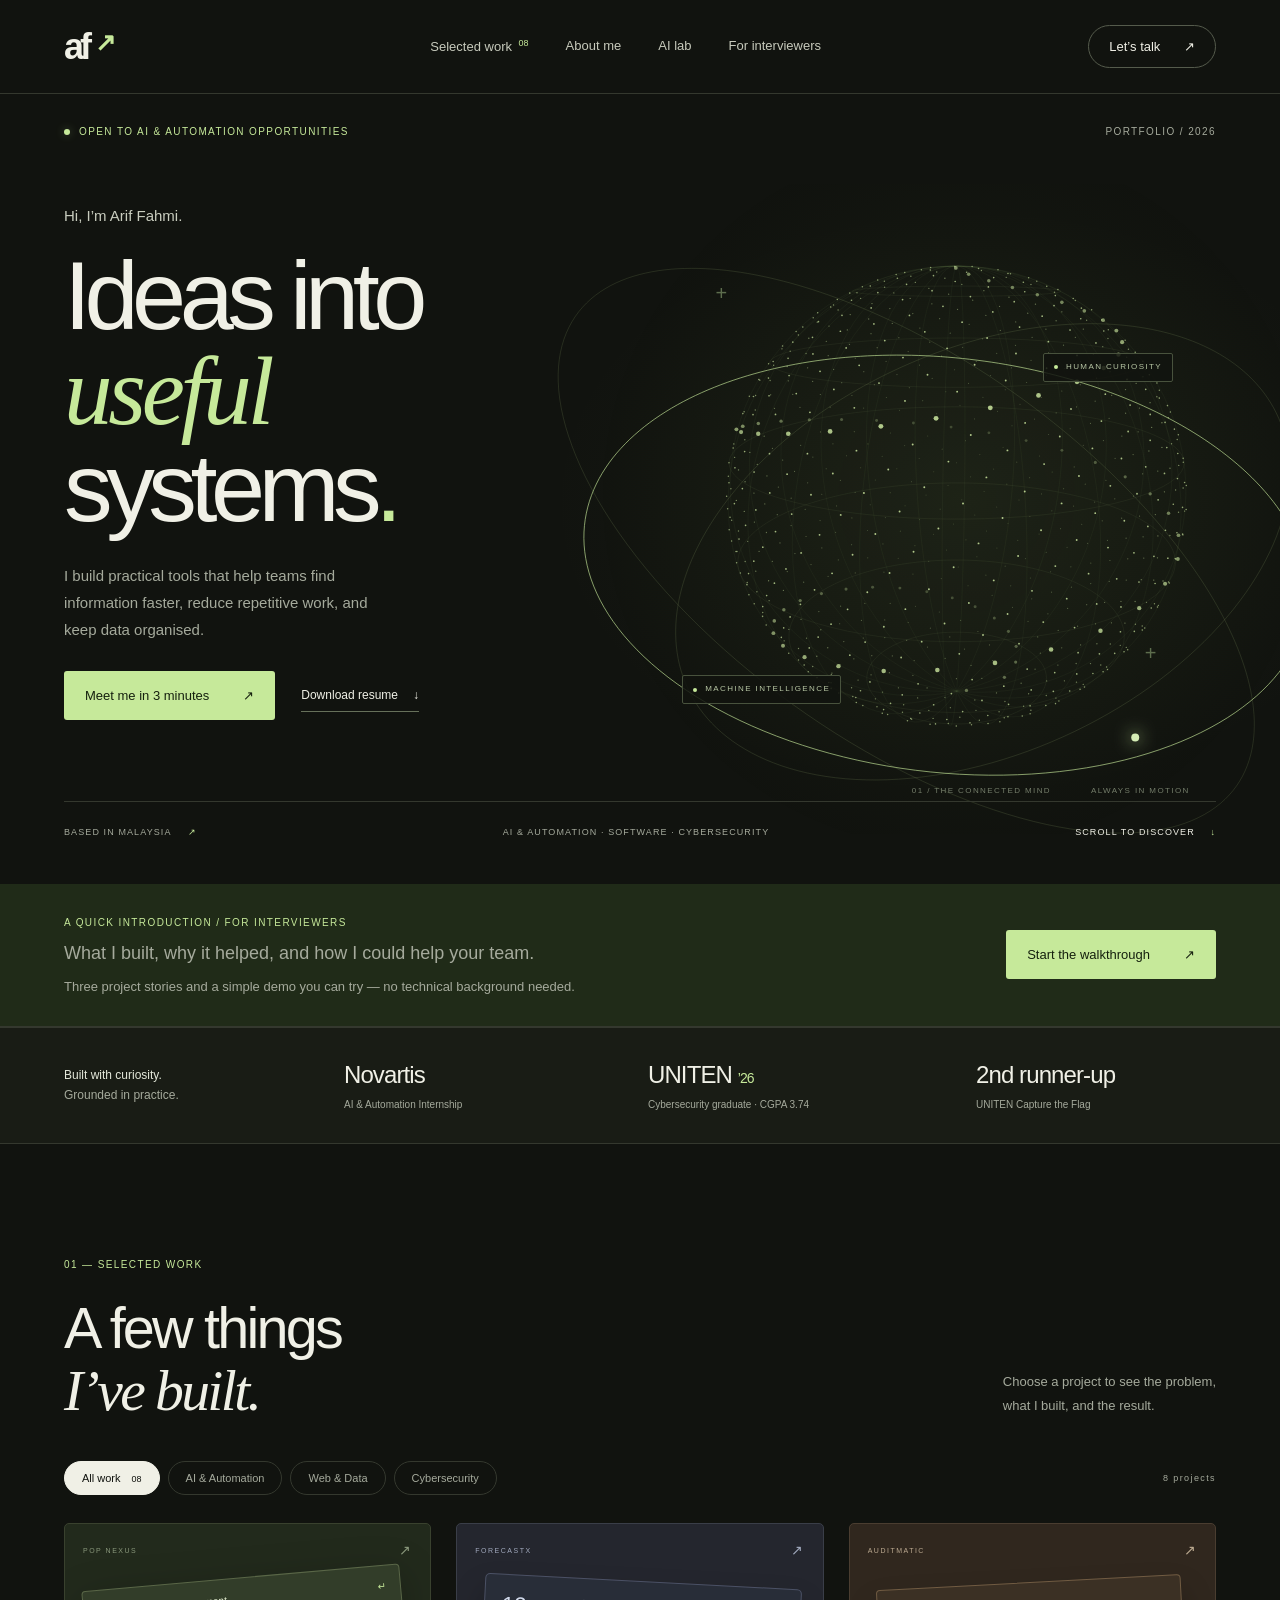
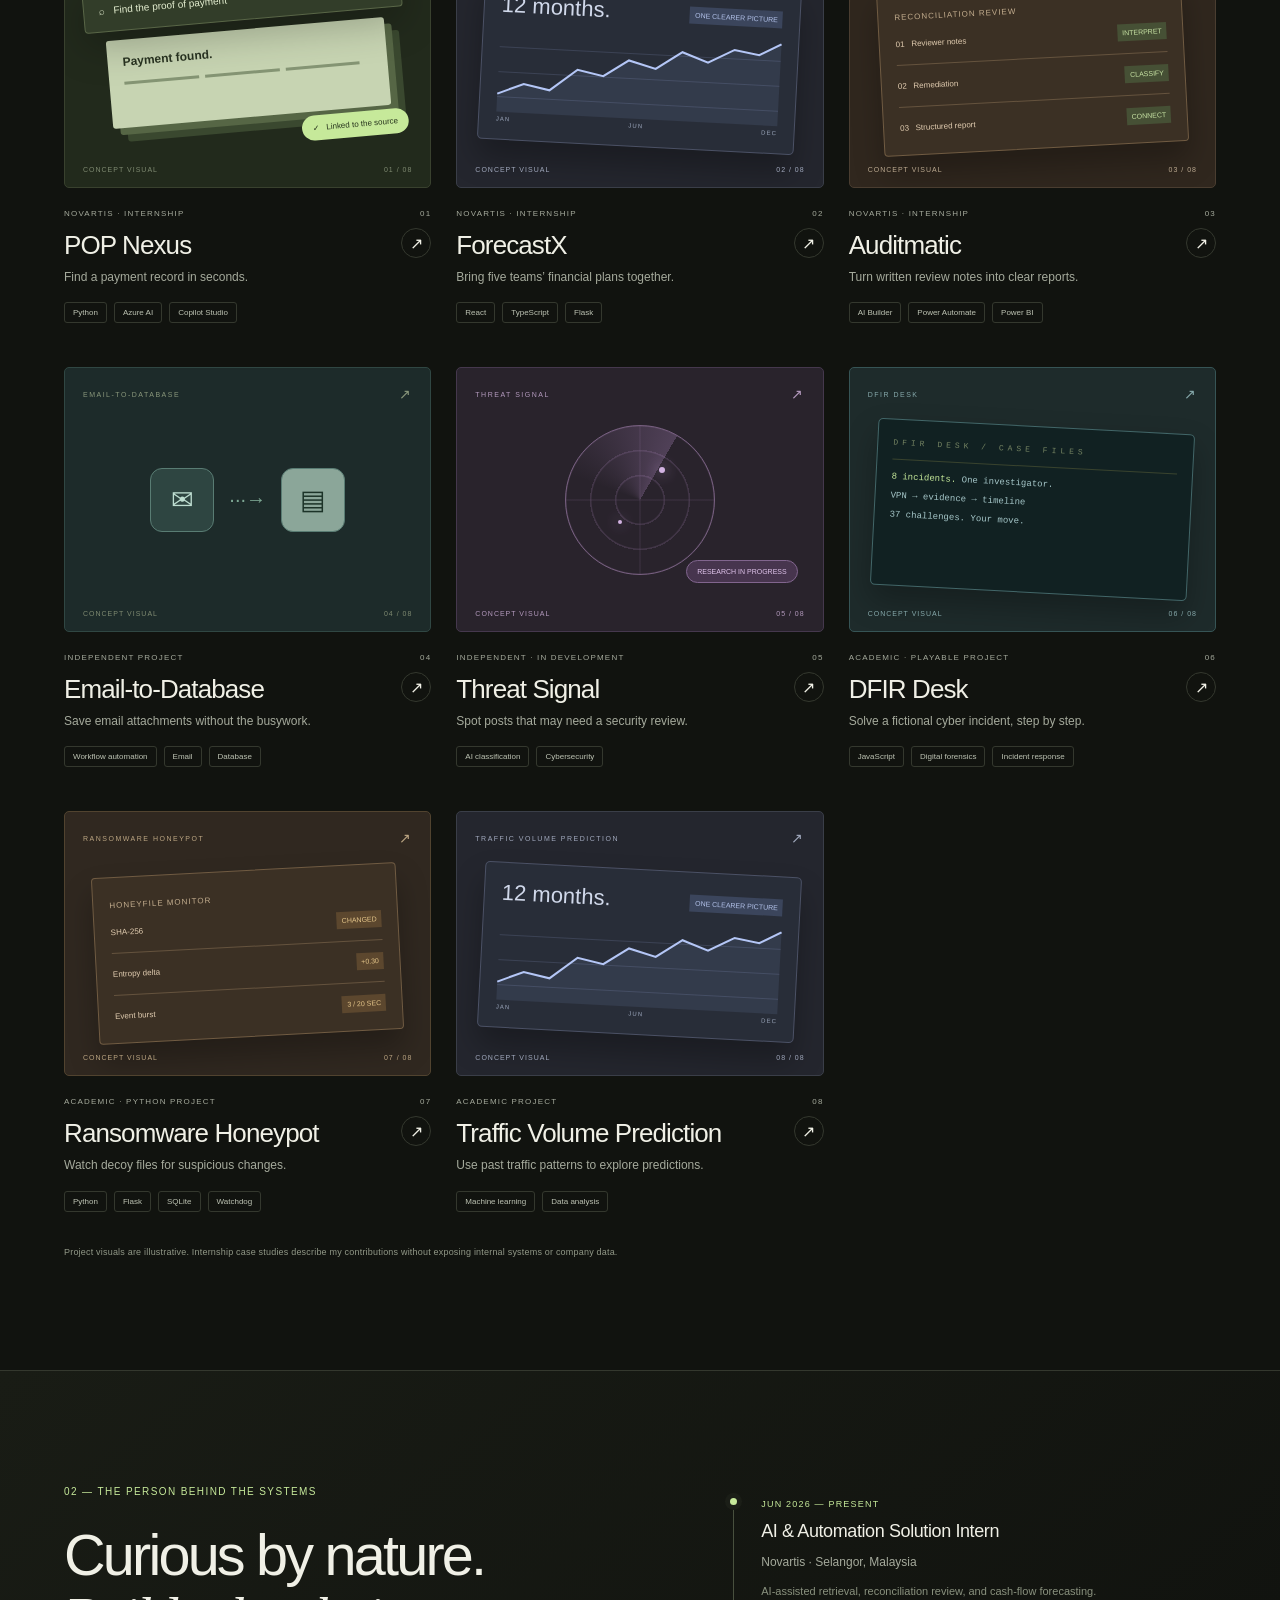
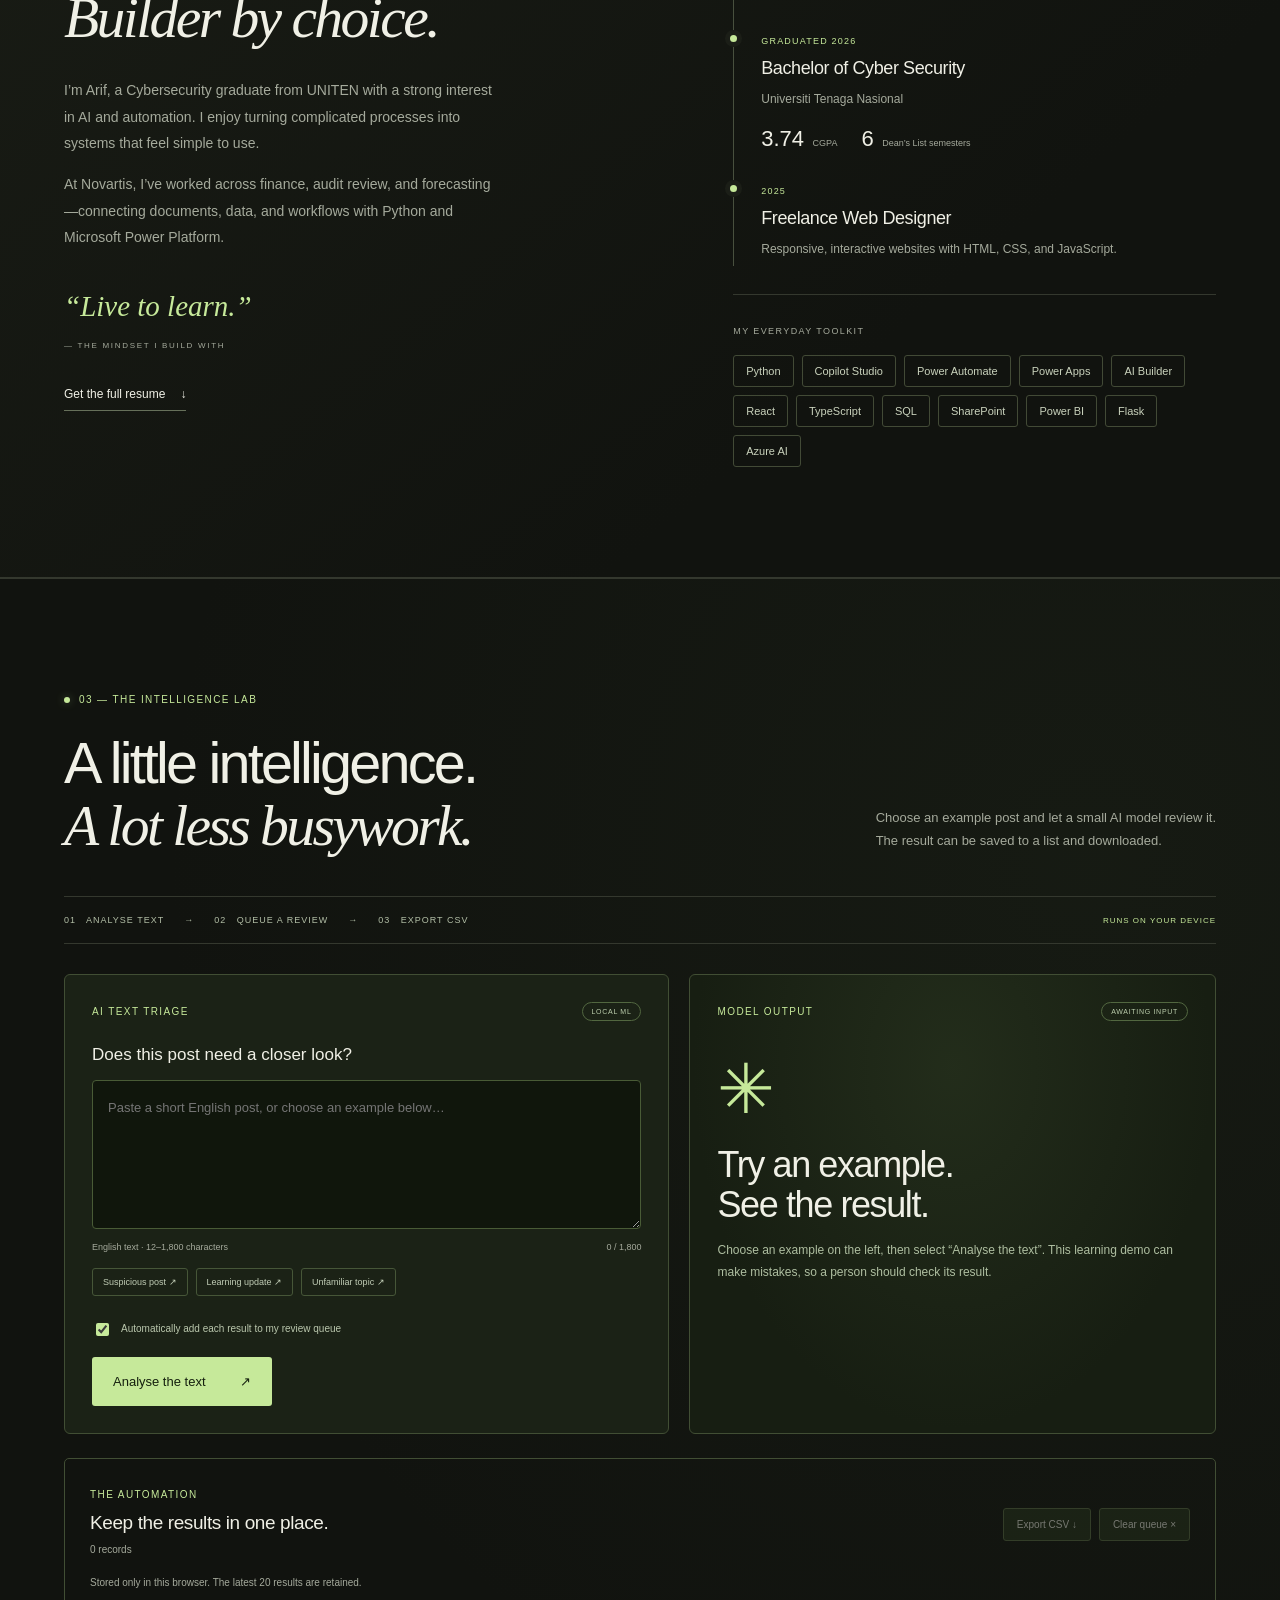
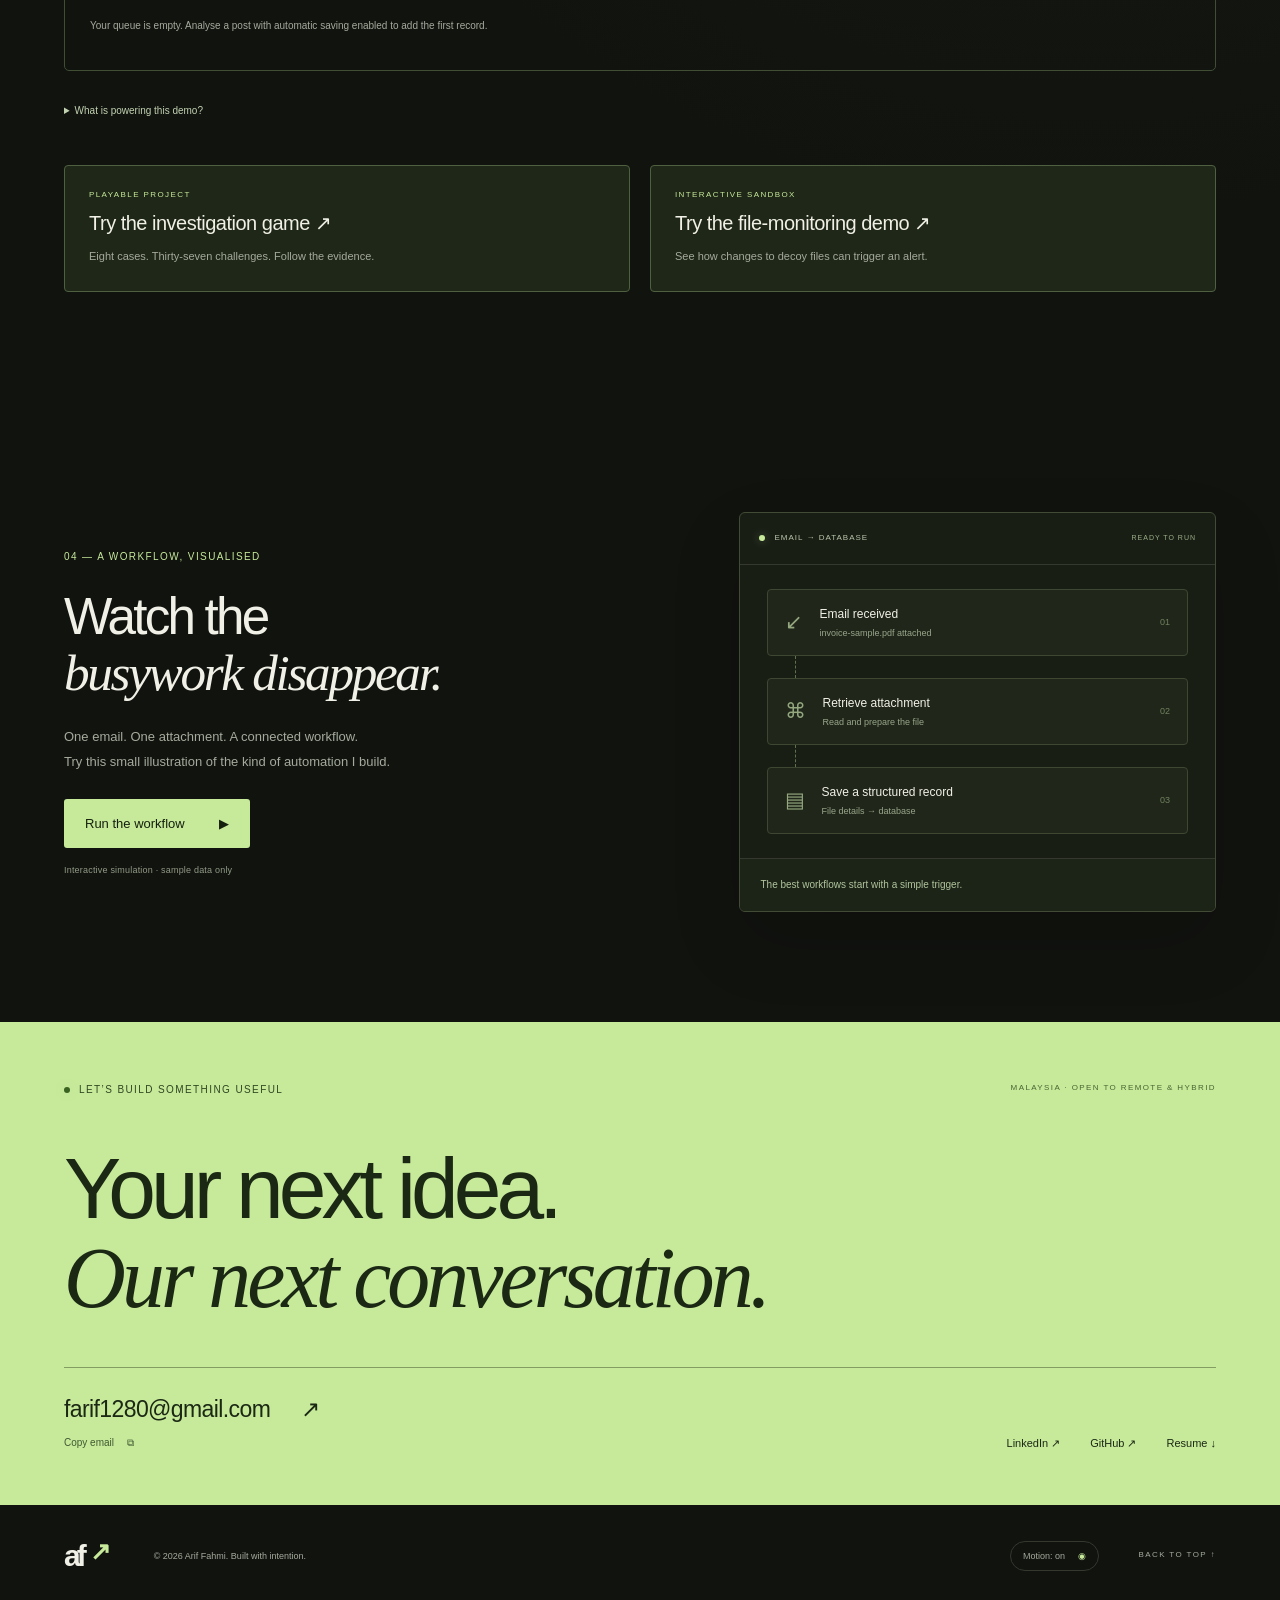
<file: index.html>
<!doctype html>
<html lang="en">
<head>
  <meta charset="utf-8"><meta name="viewport" content="width=device-width, initial-scale=1">
  <title>Arif Fahmi — AI, Automation & Digital Systems</title>
  <meta name="description" content="Arif Fahmi's portfolio: AI solutions, intelligent automation, and secure digital systems. Explore POP Nexus, ForecastX, Auditmatic, and more.">
  <meta name="theme-color" content="#11130f">
  <meta property="og:title" content="Arif Fahmi — Ideas into intelligent systems."><meta property="og:description" content="AI, automation, and cybersecurity. Explore the work, meet the builder."><meta property="og:type" content="website">
  <link rel="icon" href="./favicon.svg" type="image/svg+xml">
  <link rel="stylesheet" href="./styles.css"><link rel="stylesheet" href="./business.css">
  <script src="./content.js" defer></script><script src="./app.js" defer></script><script src="./signal-model.js" defer></script><script src="./signal-lab.js" defer></script>
</head>
<body>
  <a class="skip-link" href="#main">Skip to content</a>
  <div class="reading-progress" aria-hidden="true"></div>
  <header class="header">
    <a class="brand" href="#home" aria-label="Arif Fahmi, home">af<span>↗</span></a>
    <nav class="desktop-nav" aria-label="Main navigation"><a href="#work">Selected work <span class="project-total">08</span></a><a href="#about">About me</a><a href="#signal-lab">AI lab</a><a href="./business.html">For interviewers</a></nav>
    <a class="header-contact" href="#contact">Let’s talk <span>↗</span></a>
    <button class="menu-toggle" aria-expanded="false" aria-controls="mobile-nav" aria-label="Open navigation">Menu <span>+</span></button>
  </header>
  <nav id="mobile-nav" class="mobile-nav" aria-label="Mobile navigation" hidden><a href="#work">Selected work</a><a href="#about">About me</a><a href="#signal-lab">AI lab</a><a href="./business.html">For interviewers</a><a href="#contact">Let’s talk</a></nav>
  <main id="main">
    <section class="hero" id="home" aria-labelledby="hero-title">
      <div class="hero-top"><span class="eyebrow"><i class="status-dot"></i> OPEN TO AI & AUTOMATION OPPORTUNITIES</span><span class="edition">PORTFOLIO / 2026</span></div>
      <div class="hero-copy"><p class="intro">Hi, I’m Arif Fahmi.</p><h1 id="hero-title">Ideas into<br><em>useful</em><br>systems<span class="title-dot">.</span></h1><p class="hero-description">I build practical tools that help teams find information faster, reduce repetitive work, and keep data organised.</p><div class="hero-actions"><a class="button primary" href="./business.html">Meet me in 3 minutes <span>↗</span></a><a class="text-link resume-link" href="./arif-fahmi-resume.pdf" download>Download resume <span>↓</span></a></div></div>
      <div class="orbital-stage" aria-hidden="true"><canvas id="orbital"></canvas><div class="orbit-label label-one"><i></i> HUMAN CURIOSITY</div><div class="orbit-label label-two"><i></i> MACHINE INTELLIGENCE</div><div class="orbital-cross cross-one">+</div><div class="orbital-cross cross-two">+</div><div class="orbit-caption"><span>01 / THE CONNECTED MIND</span><span>ALWAYS IN MOTION</span></div></div>
      <div class="hero-bottom"><span>BASED IN MALAYSIA <span class="small-arrow">↗</span></span><span>AI & AUTOMATION · SOFTWARE · CYBERSECURITY</span><a href="#work">SCROLL TO DISCOVER <span>↓</span></a></div>
    </section>
    <aside class="tour-banner" aria-label="Business systems walkthrough"><div><span class="eyebrow">A QUICK INTRODUCTION / FOR INTERVIEWERS</span><p><strong>What I built, why it helped, and how I could help your team.</strong></p><p>Three project stories and a simple demo you can try — no technical background needed.</p></div><a class="button primary" href="./business.html">Start the walkthrough <span>↗</span></a></aside>
    <div class="credibility"><p>Built with curiosity.<br><span>Grounded in practice.</span></p><div><strong>Novartis</strong><span>AI & Automation Internship</span></div><div><strong>UNITEN <small>’26</small></strong><span>Cybersecurity graduate · CGPA 3.74</span></div><div class="credibility-last"><strong>2nd runner-up</strong><span>UNITEN Capture the Flag</span></div></div>
    <section class="work section" id="work" aria-labelledby="work-title"><div class="section-heading"><div><span class="eyebrow">01 — SELECTED WORK</span><h2 id="work-title">A few things<br><em>I’ve built.</em></h2></div><p>Choose a project to see the problem,<br>what I built, and the result.</p></div>
      <div class="work-toolbar"><div class="filters" role="group" aria-label="Filter projects"><button class="active" data-filter="All" aria-pressed="true">All work <span class="project-total">08</span></button><button data-filter="AI & Automation" aria-pressed="false">AI & Automation</button><button data-filter="Web & Data" aria-pressed="false">Web & Data</button><button data-filter="Cybersecurity" aria-pressed="false">Cybersecurity</button></div><span class="work-count" aria-live="polite">8 projects</span></div>
      <div class="project-grid" id="project-grid"></div>
      <p class="work-note">Project visuals are illustrative. Internship case studies describe my contributions without exposing internal systems or company data.</p>
    </section>
    <section class="about section" id="about" aria-labelledby="about-title"><div class="about-intro"><span class="eyebrow">02 — THE PERSON BEHIND THE SYSTEMS</span><h2 id="about-title">Curious by nature.<br><em>Builder by choice.</em></h2><p>I’m Arif, a Cybersecurity graduate from UNITEN with a strong interest in AI and automation. I enjoy turning complicated processes into systems that feel simple to use.</p><p>At Novartis, I’ve worked across finance, audit review, and forecasting—connecting documents, data, and workflows with Python and Microsoft Power Platform.</p><p class="motto">“Live to learn.”<span>— THE MINDSET I BUILD WITH</span></p><a class="text-link resume-link" href="./arif-fahmi-resume.pdf" download>Get the full resume <span>↓</span></a></div>
      <div class="about-detail"><div class="timeline"><article><span class="timeline-date">JUN 2026 — PRESENT</span><h3>AI & Automation Solution Intern</h3><p>Novartis · Selangor, Malaysia</p><p class="timeline-description">AI-assisted retrieval, reconciliation review, and cash-flow forecasting.</p></article><article><span class="timeline-date">GRADUATED 2026</span><h3>Bachelor of Cyber Security</h3><p>Universiti Tenaga Nasional</p><div class="mini-stats"><span><b>3.74</b> CGPA</span><span><b>6</b> Dean’s List semesters</span></div></article><article><span class="timeline-date">2025</span><h3>Freelance Web Designer</h3><p>Responsive, interactive websites with HTML, CSS, and JavaScript.</p></article></div><div class="skills-block"><span class="eyebrow">MY EVERYDAY TOOLKIT</span><div class="skill-tags"><span>Python</span><span>Copilot Studio</span><span>Power Automate</span><span>Power Apps</span><span>AI Builder</span><span>React</span><span>TypeScript</span><span>SQL</span><span>SharePoint</span><span>Power BI</span><span>Flask</span><span>Azure AI</span></div></div></div>
    </section>
    <section class="signal-lab section" id="signal-lab" aria-labelledby="signal-title">
      <div class="section-heading"><div><span class="eyebrow"><i class="status-dot"></i> 03 — THE INTELLIGENCE LAB</span><h2 id="signal-title">A little intelligence.<br><em>A lot less busywork.</em></h2></div><p>Choose an example post and let a small AI model review it.<br>The result can be saved to a list and downloaded.</p></div>
      <div class="lab-feature-strip"><span>01 &nbsp; ANALYSE TEXT</span><span>→</span><span>02 &nbsp; QUEUE A REVIEW</span><span>→</span><span>03 &nbsp; EXPORT CSV</span><b>RUNS ON YOUR DEVICE</b></div>
      <div class="signal-grid"><form id="signal-form" class="signal-input-panel"><div class="panel-heading"><span class="eyebrow">AI TEXT TRIAGE</span><span class="lab-chip">LOCAL ML</span></div><label for="signal-text">Does this post need a closer look?</label><textarea id="signal-text" maxlength="1800" rows="5" placeholder="Paste a short English post, or choose an example below…" required aria-describedby="signal-limit"></textarea><div class="input-meta"><span id="signal-limit">English text · 12–1,800 characters</span><span id="signal-length">0 / 1,800</span></div><div class="sample-buttons" role="group" aria-label="Example posts"><button type="button" data-sample="review">Suspicious post ↗</button><button type="button" data-sample="routine">Learning update ↗</button><button type="button" data-sample="unknown">Unfamiliar topic ↗</button></div><label class="auto-label"><input type="checkbox" id="auto-queue" checked><span>Automatically add each result to my review queue</span></label><div class="lab-actions"><button class="button primary" type="submit">Analyse the text <span>↗</span></button><span class="lab-input-status" id="signal-message" role="status"></span></div></form>
      <div class="signal-result-panel" id="signal-result" aria-live="polite"><div class="panel-heading"><span class="eyebrow">MODEL OUTPUT</span><span class="lab-chip" id="signal-label">AWAITING INPUT</span></div><div class="signal-orbit" aria-hidden="true">✳</div><h3 id="signal-verdict">Try an example.<br>See the result.</h3><p id="signal-explanation">Choose an example on the left, then select “Analyse the text”. This learning demo can make mistakes, so a person should check its result.</p><div id="signal-details" hidden><div class="score-label"><span>Review-signal score</span><strong id="signal-score"></strong></div><div class="score-track"><div id="signal-meter"></div></div><p class="score-note">Uncalibrated model score, not a probability of danger.</p><div class="signal-evidence" id="signal-evidence"></div></div></div></div>
      <div class="review-queue"><div class="queue-heading"><div><span class="eyebrow">THE AUTOMATION</span><h3>Keep the results in one place.<span id="queue-count">0 records</span></h3></div><div class="queue-actions"><button type="button" id="export-queue" disabled>Export CSV ↓</button><button type="button" id="clear-queue" disabled>Clear queue ×</button></div></div><p id="queue-storage" class="queue-note">Stored only in this browser. The latest 20 results are retained.</p><div id="queue-list"><p class="queue-empty">Your queue is empty. Analyse a post with automatic saving enabled to add the first record.</p></div><p id="queue-status" role="status" class="queue-note"></p></div>
      <details class="model-note"><summary>What is powering this demo?</summary><p>A multinomial Naive Bayes text classifier trained on 64 hand-written, synthetic English examples. It computes word weights locally; no text is sent to an AI provider. It can miss context, negation, and unfamiliar language, so every output needs human review. “Low signal” does not mean safe.</p><p>This is a new portfolio demonstration, separate from my ongoing social-media cyber-threat classification project. The automation really creates local records and exports a CSV; it does not contact a security service or send alerts.</p></details>
      <div class="project-demo-links"><a href="./forensic.html"><span>PLAYABLE PROJECT</span><strong>Try the investigation game ↗</strong><small>Eight cases. Thirty-seven challenges. Follow the evidence.</small></a><a href="./honeypot.html"><span>INTERACTIVE SANDBOX</span><strong>Try the file-monitoring demo ↗</strong><small>See how changes to decoy files can trigger an alert.</small></a></div>
    </section>
    <section class="playground section" id="playground" aria-labelledby="playground-title"><div class="playground-copy"><span class="eyebrow">04 — A WORKFLOW, VISUALISED</span><h2 id="playground-title">Watch the<br><em>busywork disappear.</em></h2><p>One email. One attachment. A connected workflow.<br>Try this small illustration of the kind of automation I build.</p><button class="button primary" id="run-demo">Run the workflow <span>▶</span></button><span class="demo-disclaimer">Interactive simulation · sample data only</span></div><div class="workflow-demo"><div class="demo-header"><span><i class="status-dot"></i> EMAIL → DATABASE</span><span id="demo-status" aria-live="polite">READY TO RUN</span></div><div class="flow-steps"><div class="flow-step" data-step="0"><span class="step-icon">↙</span><div><strong>Email received</strong><small>invoice-sample.pdf attached</small></div><span class="step-state">01</span></div><div class="flow-connector"></div><div class="flow-step" data-step="1"><span class="step-icon">⌘</span><div><strong>Retrieve attachment</strong><small>Read and prepare the file</small></div><span class="step-state">02</span></div><div class="flow-connector"></div><div class="flow-step" data-step="2"><span class="step-icon">▤</span><div><strong>Save a structured record</strong><small>File details → database</small></div><span class="step-state">03</span></div></div><div class="demo-log" role="status" id="demo-log">The best workflows start with a simple trigger.</div></div></section>
    <section class="contact section" id="contact" aria-labelledby="contact-title"><div class="contact-top"><span class="eyebrow"><i class="status-dot"></i> LET’S BUILD SOMETHING USEFUL</span><span class="location">MALAYSIA · OPEN TO REMOTE & HYBRID</span></div><h2 id="contact-title">Your next idea.<br><em>Our next conversation.</em></h2><div class="contact-bottom"><div><a class="email-link" href="mailto:farif1280@gmail.com">farif1280@gmail.com <span>↗</span></a><button class="copy-email" id="copy-email" aria-label="Copy email address">Copy email <span>⧉</span></button><span id="copy-status" class="copy-status" role="status"></span></div><div class="social-links"><a href="https://www.linkedin.com/in/arif-fahmi-4262b1334/" target="_blank" rel="noopener noreferrer">LinkedIn ↗</a><a href="https://github.com/repppoo" target="_blank" rel="noopener noreferrer">GitHub ↗</a><a class="resume-link" href="./arif-fahmi-resume.pdf" download>Resume ↓</a></div></div></section>
  </main>
  <footer><a class="brand" href="#home" aria-label="Back to top">af<span>↗</span></a><p>© <span id="year">2026</span> Arif Fahmi. Built with intention.</p><button id="motion-toggle" aria-pressed="false">Motion: on <span>◉</span></button><a href="#home">BACK TO TOP ↑</a></footer>
  <dialog id="project-dialog" aria-labelledby="dialog-title"><div class="dialog-top"><span class="eyebrow">PROJECT NOTES</span><button id="close-dialog" aria-label="Close project details">Close ×</button></div><div id="dialog-content"></div><div class="dialog-footer"><span>Curious about the decisions behind this project?</span><a href="mailto:farif1280@gmail.com">Let’s talk ↗</a></div></dialog>
  <noscript><p class="noscript">JavaScript enables the project gallery and interactive demo. You can still <a href="./arif-fahmi-resume.pdf">read the complete resume here</a>.</p></noscript>
</body></html>
</file>
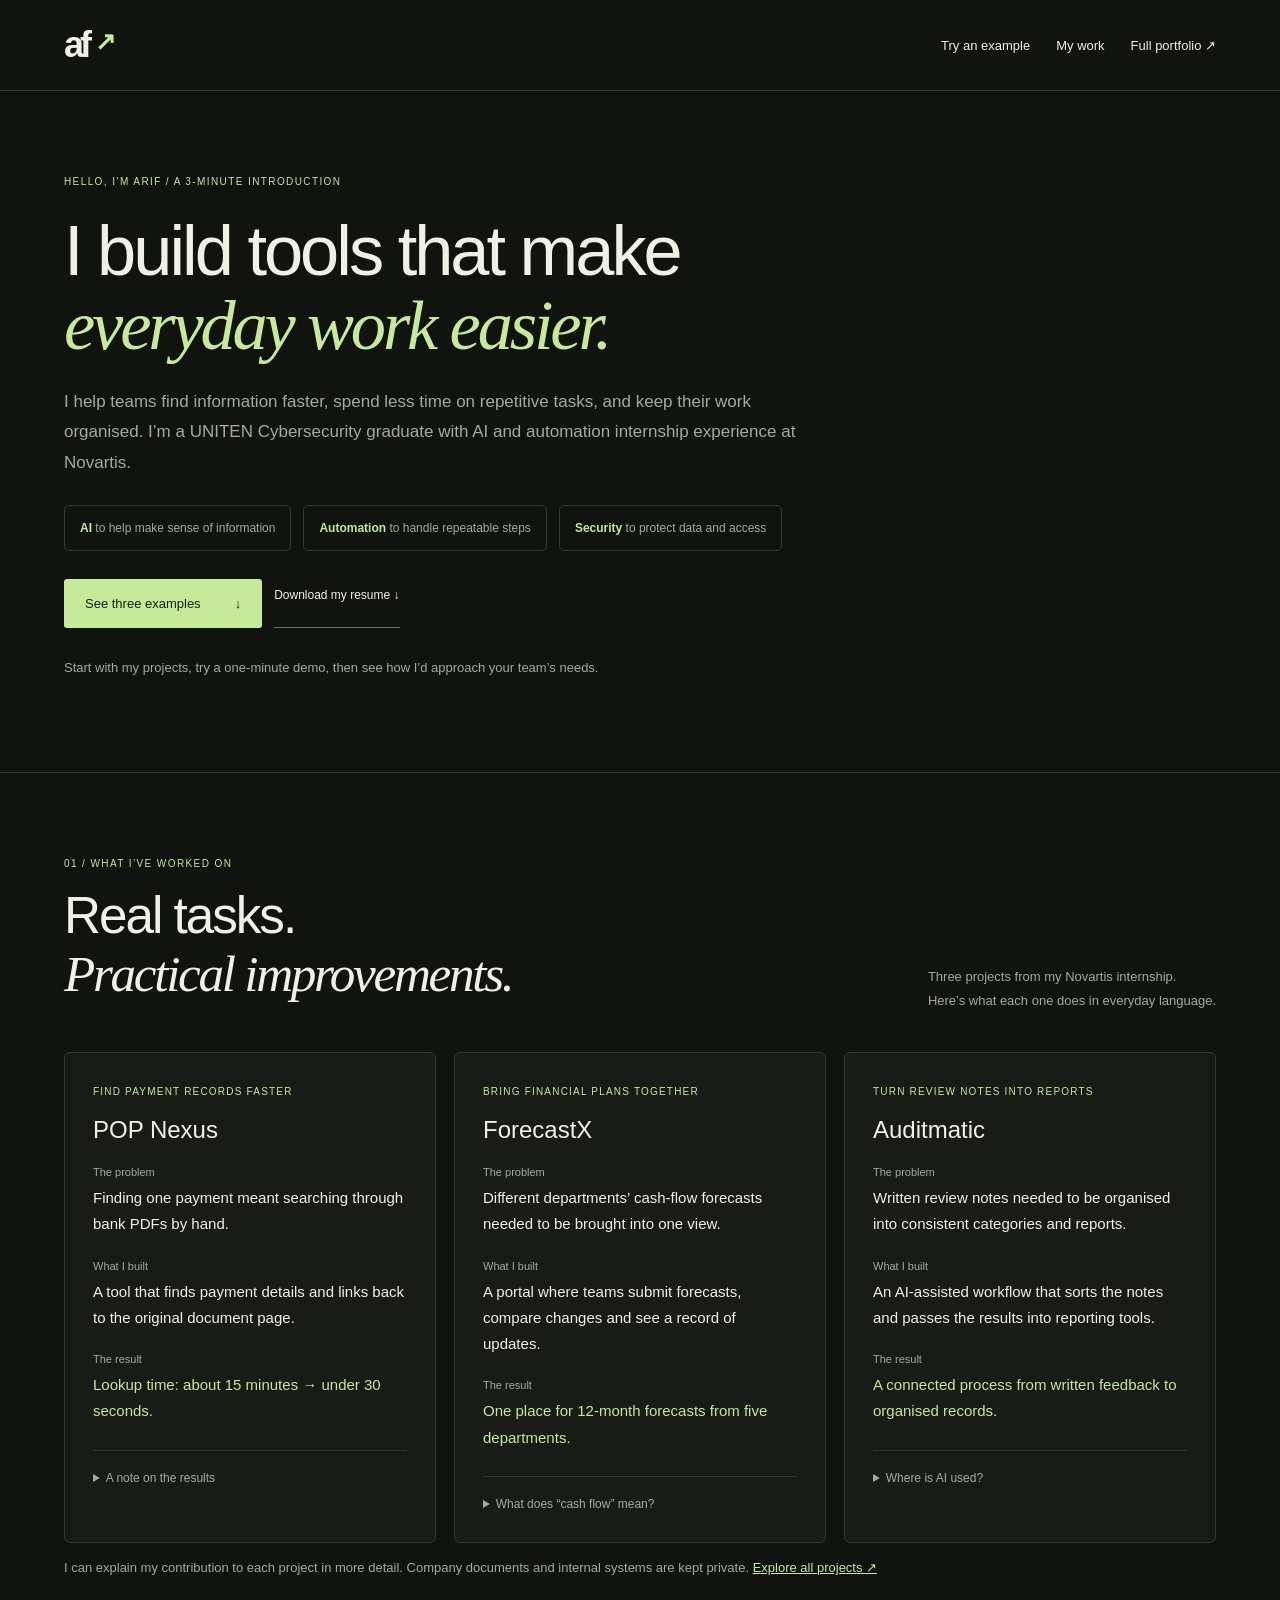
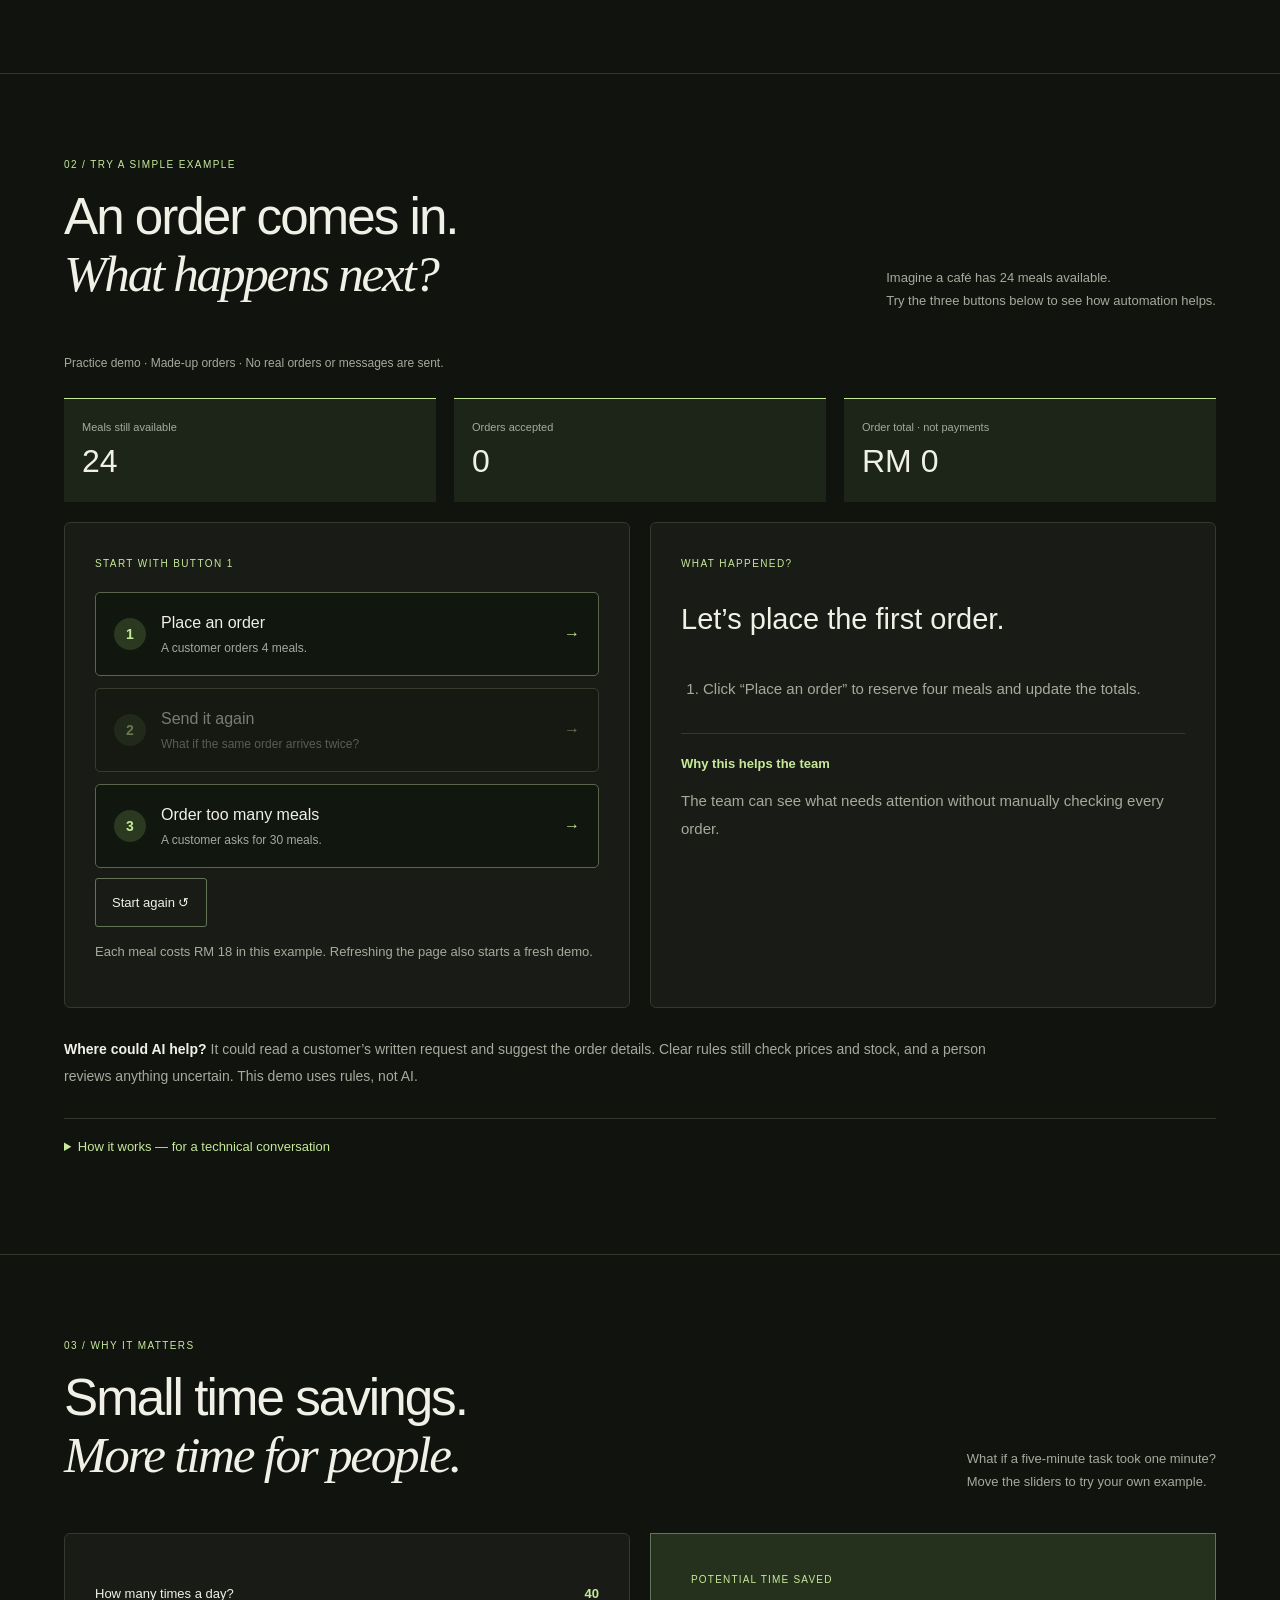
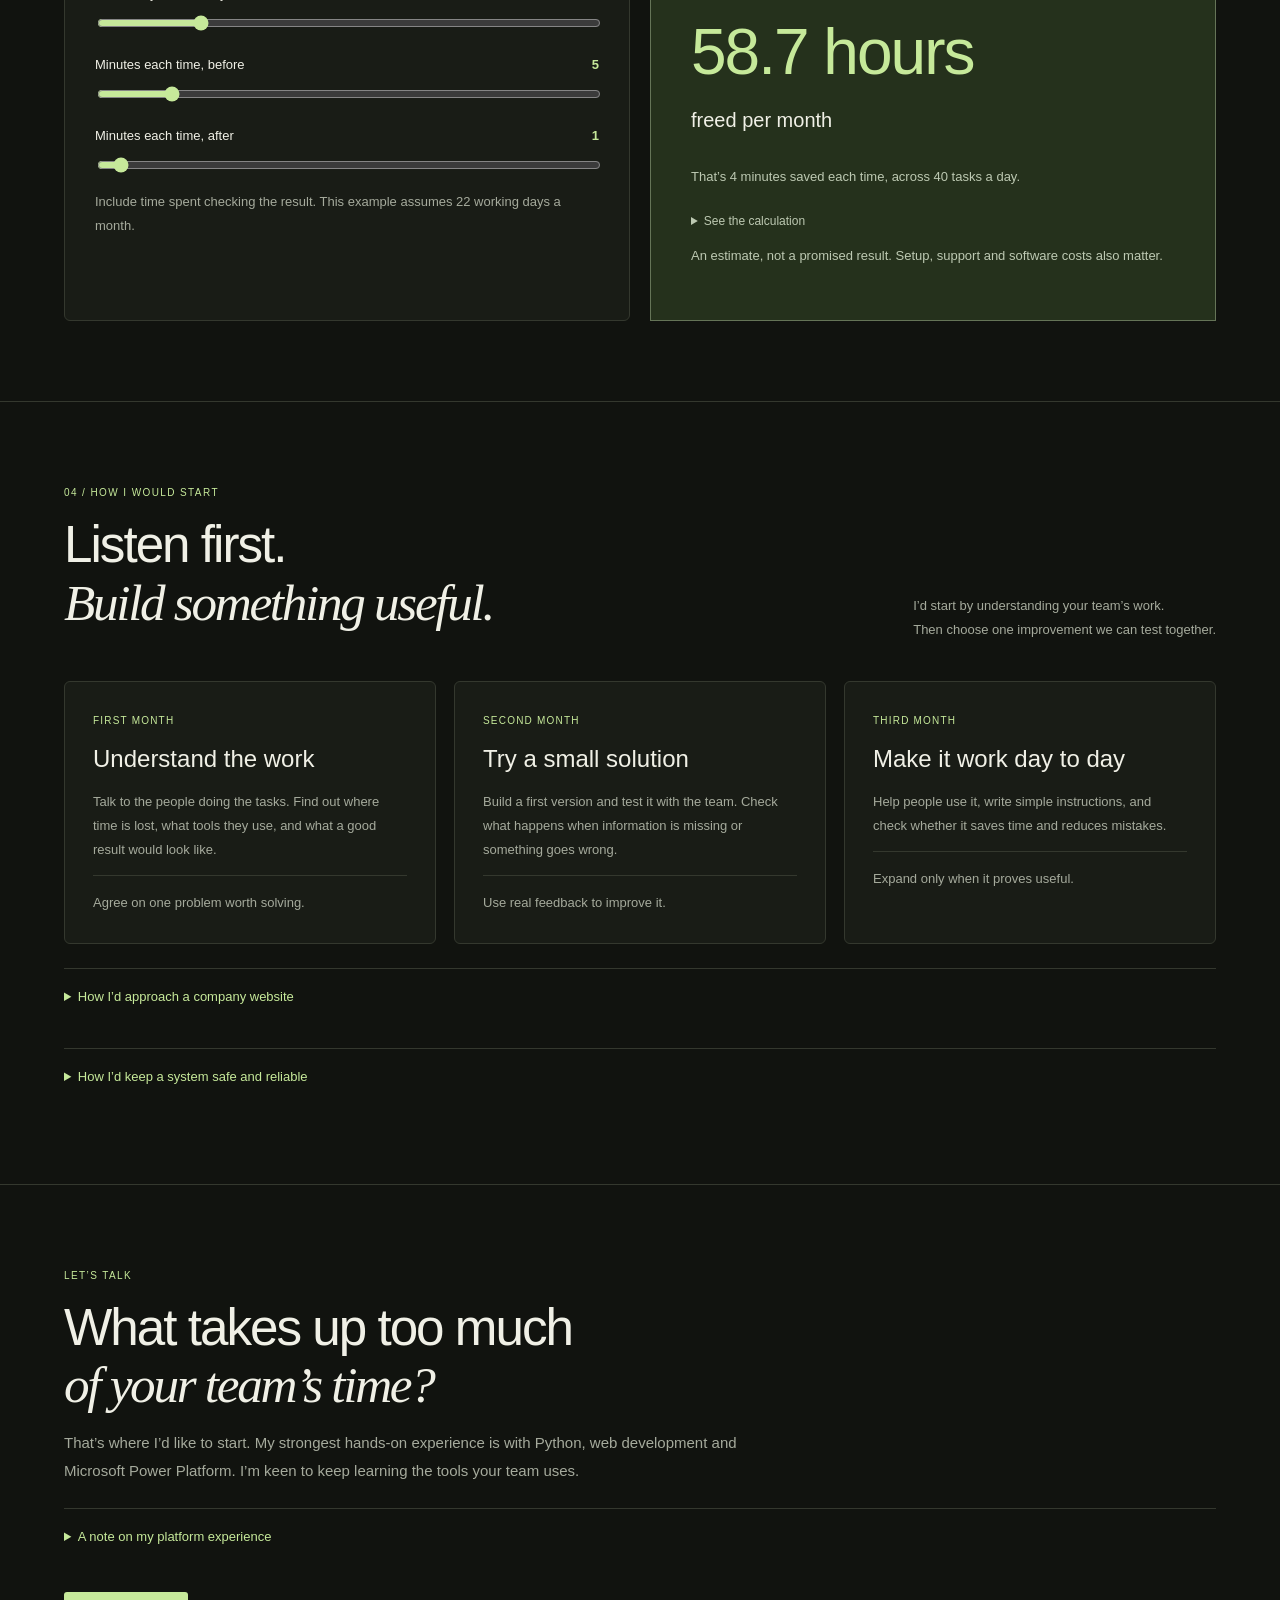
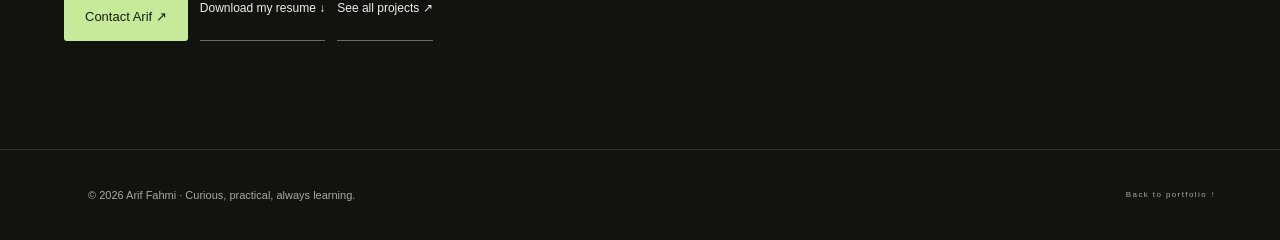
<file: business.html>
<!doctype html>
<html lang="en"><head><meta charset="utf-8"><meta name="viewport" content="width=device-width, initial-scale=1"><title>Meet Arif — A quick look at my work</title><meta name="description" content="Meet Arif Fahmi: three practical projects, a simple order demo, and how I help teams save time with AI and automation."><meta name="theme-color" content="#11130f"><link rel="stylesheet" href="./styles.css"><link rel="stylesheet" href="./business.css"><script src="./business.js" defer></script></head>
<body class="business-page"><a class="skip-link" href="#main">Skip to content</a><header class="business-header"><a class="brand" href="./index.html" aria-label="Arif Fahmi portfolio">af<span>↗</span></a><nav aria-label="Interview walkthrough"><a href="#demo">Try an example</a><a href="#projects">My work</a><a href="./index.html">Full portfolio ↗</a></nav></header>
<main id="main"><section class="business-hero"><span class="eyebrow">HELLO, I’M ARIF / A 3-MINUTE INTRODUCTION</span><h1>I build tools that make<br><em>everyday work easier.</em></h1><p>I help teams find information faster, spend less time on repetitive tasks, and keep their work organised. I’m a UNITEN Cybersecurity graduate with AI and automation internship experience at Novartis.</p><div class="intro-highlights"><span><b>AI</b> to help make sense of information</span><span><b>Automation</b> to handle repeatable steps</span><span><b>Security</b> to protect data and access</span></div><div class="business-tags"><a class="button primary" href="#projects">See three examples <span>↓</span></a><a class="text-link" href="./arif-fahmi-resume.pdf" download>Download my resume ↓</a></div><p class="quick-route">Start with my projects, try a one-minute demo, then see how I’d approach your team’s needs.</p></section>
<section id="projects" class="business-section" aria-labelledby="evidence-title"><div class="section-heading"><div><span class="eyebrow">01 / WHAT I’VE WORKED ON</span><h2 id="evidence-title">Real tasks.<br><em>Practical improvements.</em></h2></div><p>Three projects from my Novartis internship.<br>Here’s what each one does in everyday language.</p></div><div class="evidence-grid plain-projects">
<article><span>FIND PAYMENT RECORDS FASTER</span><h3>POP Nexus</h3><dl><dt>The problem</dt><dd>Finding one payment meant searching through bank PDFs by hand.</dd><dt>What I built</dt><dd>A tool that finds payment details and links back to the original document page.</dd><dt>The result</dt><dd class="plain-result">Lookup time: about 15 minutes → under 30 seconds.</dd></dl><details><summary>A note on the results</summary><p>These results are reported in my resume. A test sample had 82 correct extractions out of 82; performance on other documents can vary.</p></details></article>
<article><span>BRING FINANCIAL PLANS TOGETHER</span><h3>ForecastX</h3><dl><dt>The problem</dt><dd>Different departments’ cash-flow forecasts needed to be brought into one view.</dd><dt>What I built</dt><dd>A portal where teams submit forecasts, compare changes and see a record of updates.</dd><dt>The result</dt><dd class="plain-result">One place for 12-month forecasts from five departments.</dd></dl><details><summary>What does “cash flow” mean?</summary><p>The money a business expects to receive and spend. A forecast helps a team plan ahead.</p></details></article>
<article><span>TURN REVIEW NOTES INTO REPORTS</span><h3>Auditmatic</h3><dl><dt>The problem</dt><dd>Written review notes needed to be organised into consistent categories and reports.</dd><dt>What I built</dt><dd>An AI-assisted workflow that sorts the notes and passes the results into reporting tools.</dd><dt>The result</dt><dd class="plain-result">A connected process from written feedback to organised records.</dd></dl><details><summary>Where is AI used?</summary><p>AI helps interpret and categorise written notes. The workflow then moves the results into Excel, SharePoint and Power BI for reporting.</p></details></article>
</div><p class="business-note">I can explain my contribution to each project in more detail. Company documents and internal systems are kept private. <a href="./index.html#work">Explore all projects ↗</a></p></section>
<section id="demo" class="business-section" aria-labelledby="demo-title"><div class="section-heading"><div><span class="eyebrow">02 / TRY A SIMPLE EXAMPLE</span><h2 id="demo-title">An order comes in.<br><em>What happens next?</em></h2></div><p>Imagine a café has 24 meals available.<br>Try the three buttons below to see how automation helps.</p></div><p class="demo-notice">Practice demo · Made-up orders · No real orders or messages are sent.</p><div class="ops-metrics"><div><span>Meals still available</span><strong id="stock-count">24</strong></div><div><span>Orders accepted</span><strong id="order-count">0</strong></div><div><span>Order total · not payments</span><strong id="order-value">RM 0</strong></div></div>
<div class="ops-layout"><div class="ops-panel"><span class="eyebrow">START WITH BUTTON 1</span><div class="scenario-buttons"><button type="button" data-scenario="standard"><b>1</b><span>Place an order<small>A customer orders 4 meals.</small></span><i aria-hidden="true">→</i></button><button type="button" data-scenario="repeat" disabled><b>2</b><span>Send it again<small>What if the same order arrives twice?</small></span><i aria-hidden="true">→</i></button><button type="button" data-scenario="large"><b>3</b><span>Order too many meals<small>A customer asks for 30 meals.</small></span><i aria-hidden="true">→</i></button></div><button id="reset-ops" class="secondary">Start again ↺</button><p class="business-note">Each meal costs RM 18 in this example. Refreshing the page also starts a fresh demo.</p></div>
<div class="ops-panel outcome-panel"><span class="eyebrow">WHAT HAPPENED?</span><h3 id="ops-result" role="status">Let’s place the first order.</h3><ol id="ops-log"><li>Click “Place an order” to reserve four meals and update the totals.</li></ol><div class="ops-next"><strong>Why this helps the team</strong><p id="ops-benefit">The team can see what needs attention without manually checking every order.</p></div></div></div>
<p class="human-takeaway"><b>Where could AI help?</b> It could read a customer’s written request and suggest the order details. Clear rules still check prices and stock, and a person reviews anything uncertain. This demo uses rules, not AI.</p>
<details class="business-details"><summary>How it works — for a technical conversation</summary><p>The demo checks the order ID to avoid processing the same order twice, checks available stock, and updates the displayed totals. Everything stays in this page and resets on refresh.</p><p>A live version would need a database, verified incoming requests, safe stock updates when orders arrive together, and notifications with retries. Payment confirmation would be a separate step.</p><details><summary>View the demo event log</summary><p>This log is only for this example. It is not connected to Google Analytics or a store.</p><pre id="event-log">No events yet.</pre></details></details></section>
<section class="business-section" id="value" aria-labelledby="value-title"><div class="section-heading"><div><span class="eyebrow">03 / WHY IT MATTERS</span><h2 id="value-title">Small time savings.<br><em>More time for people.</em></h2></div><p>What if a five-minute task took one minute?<br>Move the sliders to try your own example.</p></div><div class="value-layout"><form id="value-form" class="ops-panel"><label for="tasks">How many times a day? <output id="tasks-out">40</output></label><input id="tasks" type="range" min="1" max="200" value="40"><label for="before">Minutes each time, before <output id="before-out">5</output></label><input id="before" type="range" min="1" max="30" value="5"><label for="after">Minutes each time, after <output id="after-out">1</output></label><input id="after" type="range" min="0" max="30" value="1"><p class="business-note">Include time spent checking the result. This example assumes 22 working days a month.</p></form><div class="value-result" aria-live="polite"><span>POTENTIAL TIME SAVED</span><strong id="hours-saved">58.7 hours</strong><h3 id="value-caption">freed per month</h3><p id="value-story">That’s 4 minutes saved each time, across 40 tasks a day.</p><details><summary>See the calculation</summary><p id="value-formula">40 × (5 − 1) × 22 ÷ 60</p></details><p>An estimate, not a promised result. Setup, support and software costs also matter.</p></div></div></section>
<section class="business-section" aria-labelledby="delivery-title"><div class="section-heading"><div><span class="eyebrow">04 / HOW I WOULD START</span><h2 id="delivery-title">Listen first.<br><em>Build something useful.</em></h2></div><p>I’d start by understanding your team’s work.<br>Then choose one improvement we can test together.</p></div><div class="evidence-grid roadmap"><article><span>FIRST MONTH</span><h3>Understand the work</h3><p>Talk to the people doing the tasks. Find out where time is lost, what tools they use, and what a good result would look like.</p><small>Agree on one problem worth solving.</small></article><article><span>SECOND MONTH</span><h3>Try a small solution</h3><p>Build a first version and test it with the team. Check what happens when information is missing or something goes wrong.</p><small>Use real feedback to improve it.</small></article><article><span>THIRD MONTH</span><h3>Make it work day to day</h3><p>Help people use it, write simple instructions, and check whether it saves time and reduces mistakes.</p><small>Expand only when it proves useful.</small></article></div>
<details class="business-details"><summary>How I’d approach a company website</summary><div class="simple-columns"><div><h3>Help people find it</h3><p>Use clear page titles, helpful information and pages that work well on phones. Make it easy to find answers about products and services.</p></div><div><h3>Make the next step easy</h3><p>Help visitors enquire or order without confusion. Check where people get stuck and improve one step at a time.</p></div><div><h3>Check whether it helps</h3><p>Measure useful actions, such as completed enquiries and purchases, instead of looking only at visitor numbers.</p></div></div><p>Tools I would learn or use as appropriate: Google Analytics 4 for visitor behaviour, Tag Manager for measurement tags, and Search Console for search visibility. This is a proposed approach; these tools are not installed on this portfolio.</p><p><a href="https://developers.google.com/search/docs/fundamentals/ai-optimization-guide" target="_blank" rel="noopener noreferrer">Google’s search guidance ↗</a> · <a href="https://support.google.com/analytics/answer/9267735" target="_blank" rel="noopener noreferrer">Measuring useful actions with GA4 ↗</a></p></details>
<details class="business-details"><summary>How I’d keep a system safe and reliable</summary><p>Give people only the access they need. Protect passwords and confidential data. Keep backups and check that they can be restored. Make errors visible, assign someone to respond, and keep a manual backup process.</p><p>These are practices for a live system. The sample order demo has no login, live database or backup service.</p></details></section>
<section class="business-section business-close"><span class="eyebrow">LET’S TALK</span><h2>What takes up too much<br><em>of your team’s time?</em></h2><p>That’s where I’d like to start. My strongest hands-on experience is with Python, web development and Microsoft Power Platform. I’m keen to keep learning the tools your team uses.</p><details class="business-details"><summary>A note on my platform experience</summary><p>This portfolio shows my web and automation skills. It does not claim production experience with WordPress, WooCommerce, Shopify or paid-search campaigns.</p></details><div class="business-tags"><a class="button primary" href="mailto:farif1280@gmail.com">Contact Arif ↗</a><a class="text-link" href="./arif-fahmi-resume.pdf" download>Download my resume ↓</a><a class="text-link" href="./index.html#work">See all projects ↗</a></div></section></main><footer><p>© 2026 Arif Fahmi · Curious, practical, always learning.</p><a href="./index.html">Back to portfolio ↑</a></footer><noscript><p class="business-note">Enable JavaScript to try the demo and calculator. You can still read about all the projects here.</p></noscript></body></html>
</file>
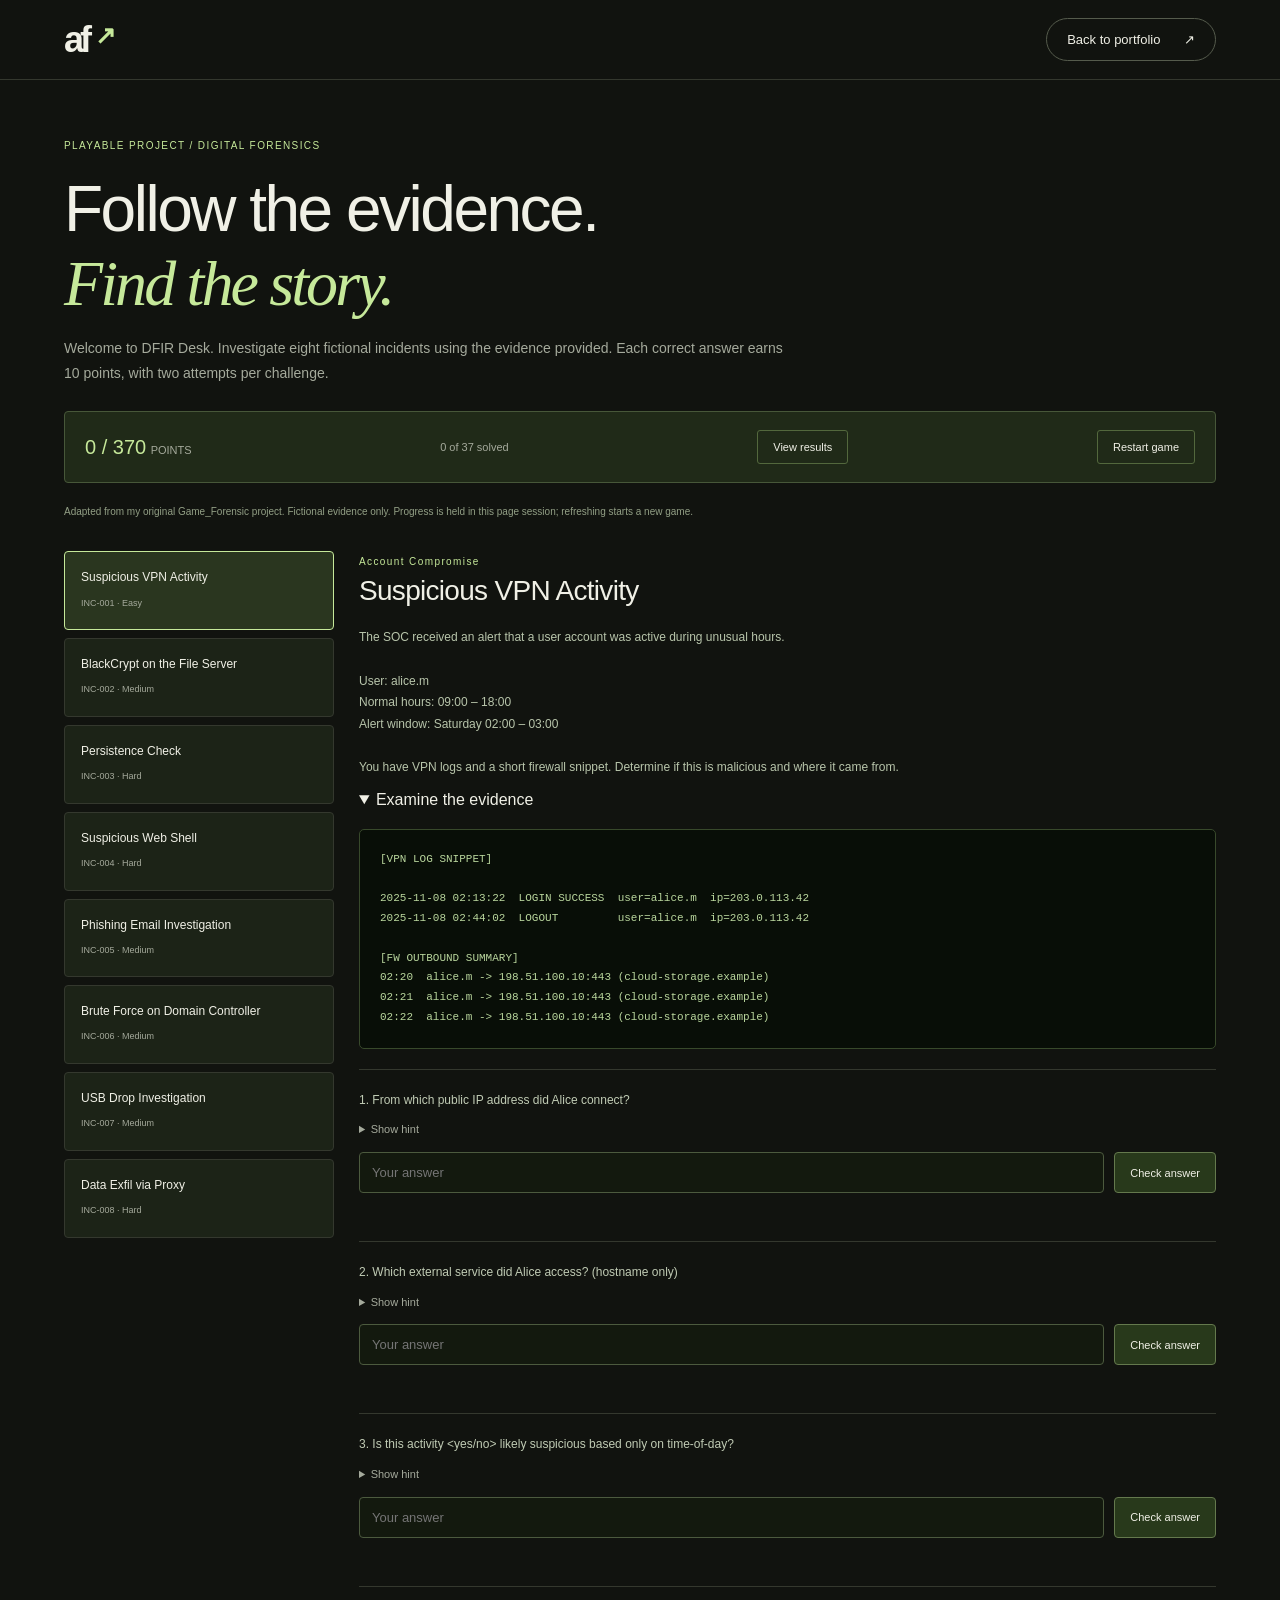
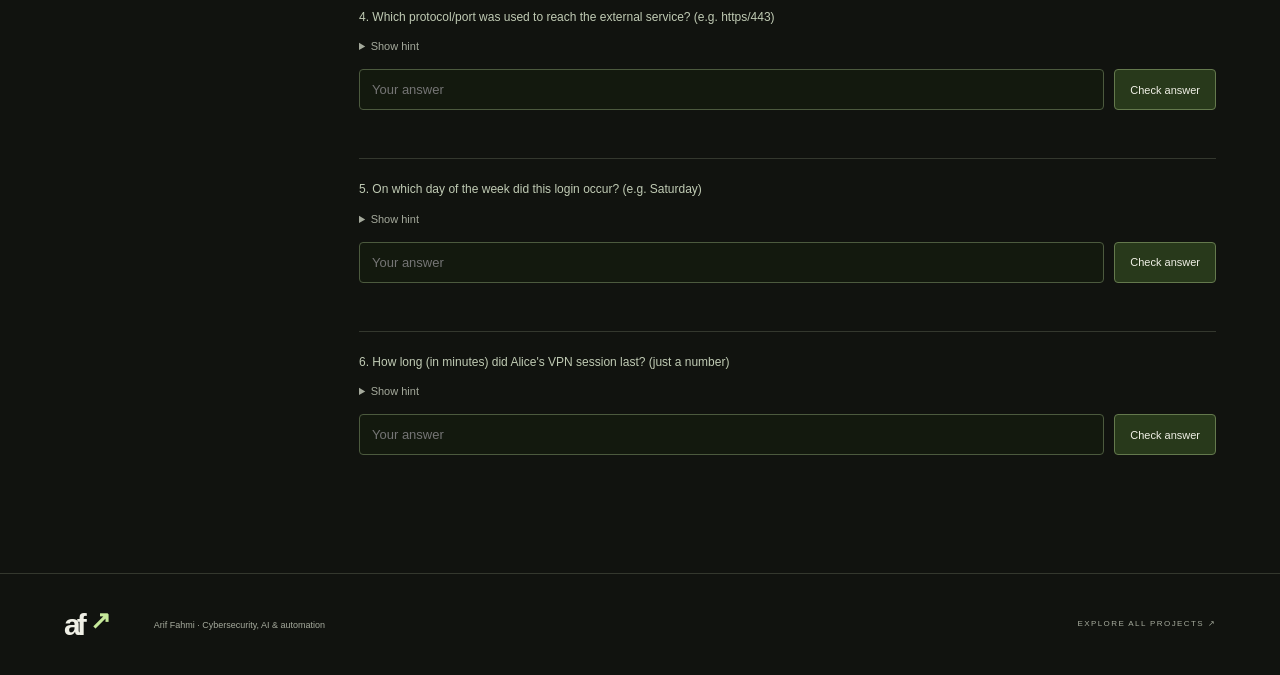
<file: forensic.html>
<!doctype html><html lang="en"><head><meta charset="utf-8"><meta name="viewport" content="width=device-width,initial-scale=1"><meta name="theme-color" content="#11130f"><link rel="icon" href="./favicon.svg"><link rel="stylesheet" href="./styles.css"><link rel="stylesheet" href="./lab-styles.css"><title>DFIR Desk — Arif Fahmi</title><meta name="description" content="Investigate eight fictional cybersecurity incidents in Arif Fahmi’s interactive digital forensics game."><script src="./forensic-cases.js" defer></script><script src="./forensic-game.js" defer></script></head><body class="lab-page"><a class="skip-link" href="#main">Skip to content</a><header class="header"><a class="brand" href="./index.html" aria-label="Arif Fahmi portfolio">af<span>↗</span></a><a class="header-contact" href="./index.html#signal-lab">Back to portfolio <span>↗</span></a></header><main id="main"><span class="eyebrow">PLAYABLE PROJECT / DIGITAL FORENSICS</span><h1>Follow the evidence.<br><em>Find the story.</em></h1><p class="lab-lead">Welcome to DFIR Desk. Investigate eight fictional incidents using the evidence provided. Each correct answer earns 10 points, with two attempts per challenge.</p><div class="game-toolbar"><div><strong id="game-score">0 / 370</strong> <span>POINTS</span></div><span id="game-progress" role="status">0 of 37 solved</span><button id="game-summary" type="button">View results</button><button id="game-reset" type="button">Restart game</button></div><p class="lab-caption">Adapted from my original Game_Forensic project. Fictional evidence only. Progress is held in this page session; refreshing starts a new game.</p><div id="game-results" class="case-score-summary" role="status" hidden></div><div class="lab-shell"><nav class="case-list" id="case-list" aria-label="Incident cases"></nav><section class="case-panel" aria-labelledby="case-title"><span class="eyebrow" id="case-category"></span><h2 id="case-title"></h2><p id="case-brief" class="case-brief"></p><details open><summary>Examine the evidence</summary><pre id="case-evidence" class="evidence-box"></pre></details><div id="case-questions"></div></section></div><noscript><p>JavaScript is required to play the forensic game.</p></noscript></main><footer><a class="brand" href="./index.html" aria-label="Arif Fahmi portfolio">af<span>↗</span></a><p>Arif Fahmi · Cybersecurity, AI & automation</p><a href="./index.html#work">EXPLORE ALL PROJECTS ↗</a></footer></body></html>
</file>
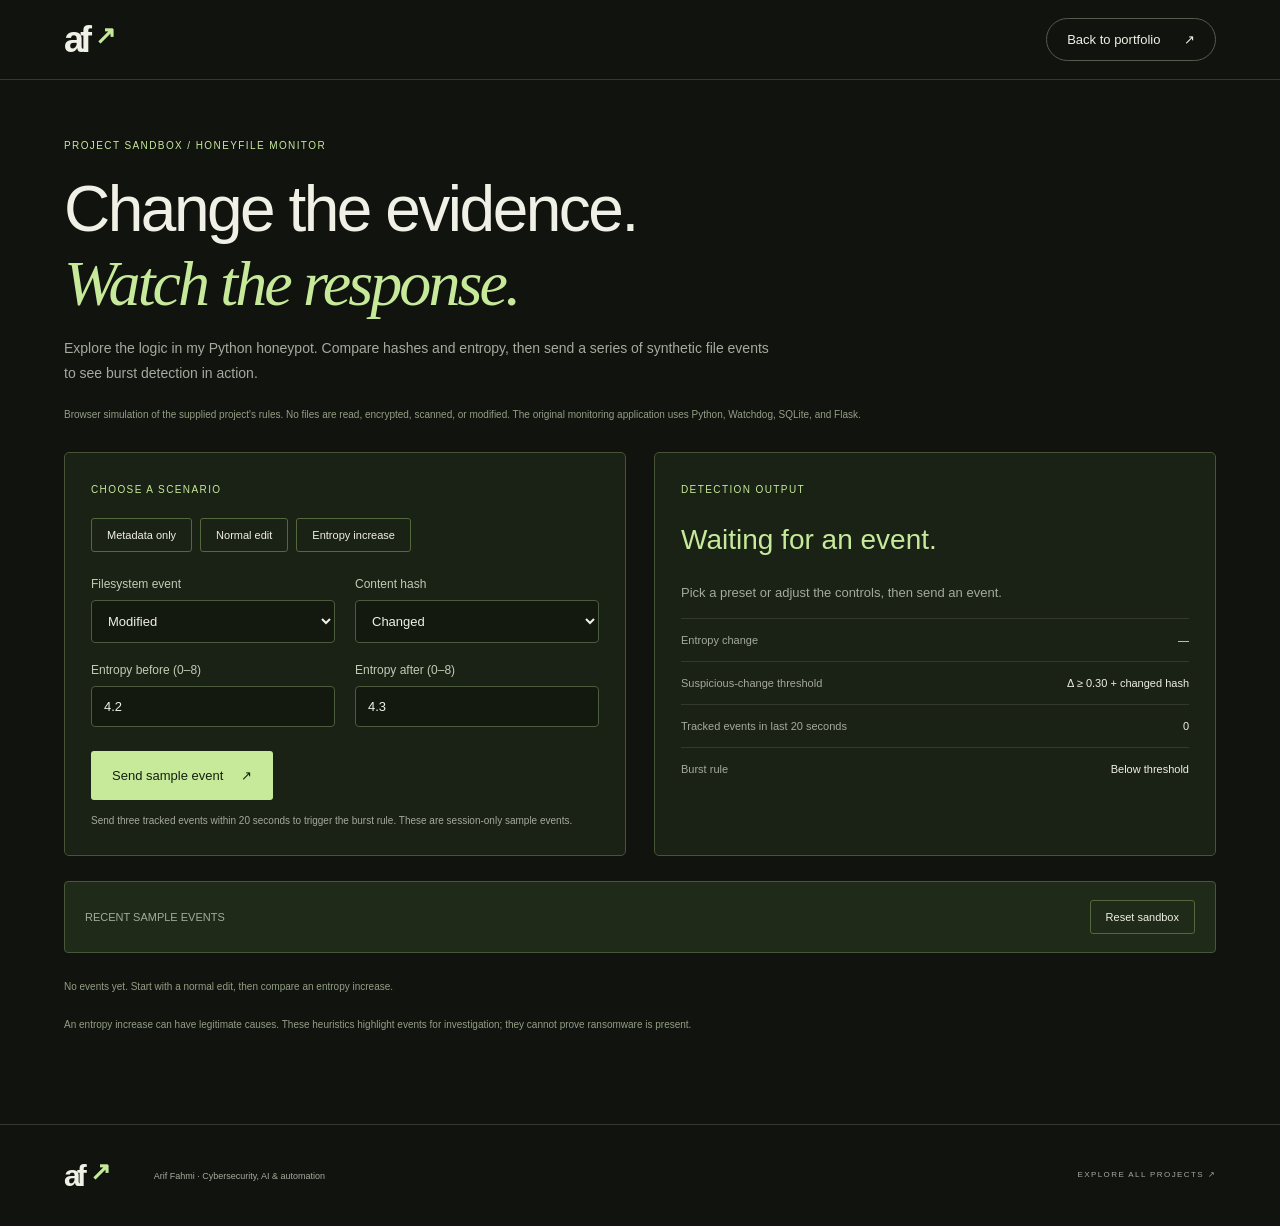
<file: honeypot.html>
<!doctype html><html lang="en"><head><meta charset="utf-8"><meta name="viewport" content="width=device-width,initial-scale=1"><meta name="theme-color" content="#11130f"><link rel="icon" href="./favicon.svg"><link rel="stylesheet" href="./styles.css"><link rel="stylesheet" href="./lab-styles.css"><title>Honeypot Sandbox — Arif Fahmi</title><meta name="description" content="Explore hash, entropy and burst-detection rules from Arif Fahmi’s ransomware honeypot project."><script src="./honeypot-demo.js" defer></script></head><body class="lab-page"><a class="skip-link" href="#main">Skip to content</a><header class="header"><a class="brand" href="./index.html" aria-label="Arif Fahmi portfolio">af<span>↗</span></a><a class="header-contact" href="./index.html#signal-lab">Back to portfolio <span>↗</span></a></header><main id="main"><span class="eyebrow">PROJECT SANDBOX / HONEYFILE MONITOR</span><h1>Change the evidence.<br><em>Watch the response.</em></h1><p class="lab-lead">Explore the logic in my Python honeypot. Compare hashes and entropy, then send a series of synthetic file events to see burst detection in action.</p><p class="lab-caption">Browser simulation of the supplied project's rules. No files are read, encrypted, scanned, or modified. The original monitoring application uses Python, Watchdog, SQLite, and Flask.</p><div class="sandbox-grid"><form class="sandbox-controls" id="honey-form"><span class="eyebrow">CHOOSE A SCENARIO</span><div class="sandbox-presets"><button type="button" data-preset="metadata">Metadata only</button><button type="button" data-preset="edit">Normal edit</button><button type="button" data-preset="encryption">Entropy increase</button></div><div class="field-grid"><div><label for="honey-event">Filesystem event</label><select id="honey-event"><option value="modified">Modified</option><option value="deleted">Deleted</option><option value="renamed">Renamed</option><option value="created">Created</option></select></div><div><label for="honey-hash">Content hash</label><select id="honey-hash"><option value="changed">Changed</option><option value="same">Unchanged</option></select></div><div><label for="entropy-before">Entropy before (0–8)</label><input id="entropy-before" type="number" min="0" max="8" step="0.01" value="4.2" required></div><div><label for="entropy-after">Entropy after (0–8)</label><input id="entropy-after" type="number" min="0" max="8" step="0.01" value="4.3" required></div></div><button class="button primary" type="submit">Send sample event <span>↗</span></button><small>Send three tracked events within 20 seconds to trigger the burst rule. These are session-only sample events.</small></form><div class="sandbox-result" aria-live="polite"><span class="eyebrow">DETECTION OUTPUT</span><h2 id="honey-verdict">Waiting for an event.</h2><p id="honey-explanation">Pick a preset or adjust the controls, then send an event.</p><div class="rule-item"><span>Entropy change</span><b id="honey-delta">—</b></div><div class="rule-item"><span>Suspicious-change threshold</span><b>Δ ≥ 0.30 + changed hash</b></div><div class="rule-item"><span>Tracked events in last 20 seconds</span><b id="honey-burst-count">0</b></div><div class="rule-item"><span>Burst rule</span><b id="honey-burst-state">Below threshold</b></div></div></div><div class="game-toolbar"><span>RECENT SAMPLE EVENTS</span><button id="honey-reset" type="button">Reset sandbox</button></div><div class="event-list" id="honey-events"><p class="lab-caption">No events yet. Start with a normal edit, then compare an entropy increase.</p></div><p class="lab-caption">An entropy increase can have legitimate causes. These heuristics highlight events for investigation; they cannot prove ransomware is present.</p><noscript><p>JavaScript is required for the honeypot sandbox.</p></noscript></main><footer><a class="brand" href="./index.html" aria-label="Arif Fahmi portfolio">af<span>↗</span></a><p>Arif Fahmi · Cybersecurity, AI & automation</p><a href="./index.html#work">EXPLORE ALL PROJECTS ↗</a></footer></body></html>
</file>
<file: styles.css>
:root{--bg:#11130f;--panel:#191c16;--ink:#f0f0e6;--muted:#a5aa9c;--line:#34382e;--accent:#c6e99a;--serif:Georgia,'Times New Roman',serif;--sans:Arial,Helvetica,sans-serif}*{box-sizing:border-box}html{scroll-behavior:smooth;scroll-padding-top:100px}body{margin:0;background:var(--bg);color:var(--ink);font-family:var(--sans);-webkit-font-smoothing:antialiased}body.modal-open{overflow:hidden}::selection{background:var(--accent);color:var(--bg)}button,a{-webkit-tap-highlight-color:transparent}a{color:inherit;text-decoration:none}button{font:inherit;cursor:pointer}button:disabled{cursor:wait}button:focus-visible,a:focus-visible{outline:2px solid var(--accent);outline-offset:6px}button{color:inherit}button,a{touch-action:manipulation}.skip-link{position:fixed;top:-80px;left:20px;background:var(--accent);color:var(--bg);padding:15px;z-index:100}.skip-link:focus{top:12px}.reading-progress{position:fixed;left:0;top:0;height:2px;width:0;background:var(--accent);z-index:50}.header{height:94px;max-width:1600px;margin:auto;padding:0 5%;display:flex;align-items:center;justify-content:space-between;border-bottom:1px solid var(--line);position:relative;z-index:20;background:var(--bg)}.brand{font-size:36px;font-weight:800;letter-spacing:-4px;display:inline-flex;align-items:center}.brand span{font-size:25px;color:var(--accent);letter-spacing:-1px;padding:0 0 8px 7px}.desktop-nav{display:flex;gap:37px;margin-left:48px;font-size:13px}.desktop-nav a{color:#c7cabc;transition:color .2s}.desktop-nav a:hover{color:var(--accent)}.desktop-nav span{font-size:9px;vertical-align:super;margin-left:3px;color:var(--accent)}.header-contact{font-size:13px;border:1px solid #555b4c;border-radius:30px;padding:13px 20px}.header-contact span{margin-left:20px}.menu-toggle,.mobile-nav{display:none}.hero{position:relative;max-width:1600px;margin:auto;min-height:790px;overflow:hidden;padding:30px 5% 0}.hero-top{display:flex;justify-content:space-between;position:relative;z-index:2}.eyebrow,.edition,.hero-bottom,.orbit-caption,.orbit-label,.timeline-date,.demo-header,.demo-disclaimer,.work-note,.location,footer>a:last-child,.work-count{font-family:var(--sans);font-size:10px;font-weight:500;letter-spacing:1.4px;line-height:1.6}.eyebrow{color:var(--accent);display:inline-flex;align-items:center;gap:9px}.status-dot{display:inline-block;width:6px;height:6px;flex-shrink:0;border-radius:50%;background:var(--accent);box-shadow:0 0 10px #c6e99a55}.edition{color:var(--muted)}.hero-copy{position:relative;padding:67px 0 81px;z-index:2;width:60%;pointer-events:none}.hero-copy a{pointer-events:auto}.intro{font-size:15px;color:#c9cdbf;margin:0 0 24px}.hero h1{font-size:clamp(66px,7.6vw,112px);line-height:.98;letter-spacing:-6.5px;font-weight:500;margin:0}h1 em,h2 em{font-family:var(--serif);font-weight:400;letter-spacing:-.045em}h1 em{color:var(--accent)}.title-dot{color:var(--accent)}.hero-description{max-width:340px;color:var(--muted);font-size:15px;line-height:1.8;margin:27px 0 28px}.hero-actions{display:flex;align-items:center;gap:26px}.button{display:inline-flex;justify-content:space-between;align-items:center;gap:34px;border-radius:3px;padding:17px 21px;font-size:13px;border:0;font-weight:500;transition:background .2s,transform .2s}.primary{background:var(--accent);color:#15200e}.primary:hover{background:#d9f9b2;transform:translateY(-2px)}.text-link{font-size:12px;padding:9px 0;border-bottom:1px solid #66705a;display:inline-flex;gap:15px}.text-link:hover{color:var(--accent)}.orbital-stage{position:absolute;top:90px;right:-4%;width:65%;height:650px;z-index:1;background:radial-gradient(ellipse at 57% 49%,#86a25a0d 0%,transparent 64%)}#orbital{width:100%;height:100%;display:block}.orbit-label{position:absolute;font-size:8px;letter-spacing:1.4px;padding:7px 10px;color:#b7c6a4;background:#11130fd9;border:1px solid #48523d;border-radius:2px;display:flex;gap:8px;align-items:center}.orbit-label i{width:4px;height:4px;border-radius:50%;background:var(--accent)}.label-one{top:26%;right:19%}.label-two{bottom:20%;left:22%}.orbital-cross{position:absolute;color:#5d6d4d;font-size:20px;font-weight:300}.cross-one{right:21%;bottom:26%}.cross-two{left:26%;top:15%}.orbit-caption{position:absolute;bottom:36px;right:17%;color:#747d6a;display:flex;gap:40px;font-size:8px}.hero-bottom{position:relative;z-index:2;border-top:1px solid var(--line);padding:23px 0;display:flex;align-items:center;justify-content:space-between;color:var(--muted);font-size:9px;letter-spacing:1.1px}.hero-bottom a{color:var(--ink)}.hero-bottom a span{margin-left:12px;color:var(--accent)}.small-arrow{color:var(--accent);padding-left:13px}.credibility{border-block:1px solid var(--line);background:#191c15;display:grid;grid-template-columns:1fr 1.1fr 1.2fr 1fr;align-items:center;gap:40px;padding:33px 5%;max-width:1600px;margin:auto}.credibility p{font-size:12px;line-height:1.7;margin:0;color:#e4e8da}.credibility p span{color:var(--muted)}.credibility strong{font-size:24px;letter-spacing:-.9px;font-weight:500;display:block}.credibility small{font-size:14px;color:var(--accent)}.credibility div>span{display:block;font-size:10px;color:var(--muted);margin-top:10px}.section{max-width:1600px;margin:auto;padding:110px 5%}.section-heading{display:flex;align-items:flex-end;justify-content:space-between;margin-bottom:39px}.section h2{font-size:clamp(44px,4.5vw,65px);font-weight:400;letter-spacing:-2.8px;line-height:1.08;margin:24px 0 0}.section-heading p{color:var(--muted);font-size:13px;line-height:1.8;max-width:350px;margin-bottom:5px}.work-toolbar{display:flex;align-items:center;justify-content:space-between;margin:0 0 28px}.filters{display:flex;gap:8px;flex-wrap:wrap}.filters button{font-size:11px;color:var(--muted);padding:10px 17px;background:transparent;border:1px solid var(--line);border-radius:30px;transition:background .2s}.filters button:hover{border-color:var(--accent);color:var(--ink)}.filters button.active{background:var(--ink);color:var(--bg);border-color:var(--ink)}.filters button span{font-size:9px;margin-left:8px}.work-count{color:var(--muted);font-size:9px}.project-grid{display:grid;grid-template-columns:repeat(3,minmax(0,1fr));gap:44px 25px}.project-card{border:0;padding:0;background:transparent;text-align:left;width:100%;display:block;transition:transform .3s}.project-card:hover{transform:translateY(-5px)}.project-visual{position:relative;height:265px;overflow:hidden;background:#222a1c;border:1px solid #39412e;border-radius:5px}.project-card:hover .project-visual{border-color:#839965}.visual-topline{position:absolute;top:18px;left:18px;right:18px;display:flex;justify-content:space-between;align-items:center;z-index:1;color:#89977b;font-size:7px;letter-spacing:1.5px}.visual-topline span:last-child{font-size:14px}.visual-caption{position:absolute;bottom:14px;left:18px;right:18px;font-size:7px;color:#7f8a71;letter-spacing:1px;display:flex;justify-content:space-between}.project-meta{display:flex;justify-content:space-between;font-size:8px;letter-spacing:1.2px;color:var(--muted);margin-top:21px}.project-title-row{display:flex;justify-content:space-between;align-items:center}.project-title-row h3{font-size:26px;letter-spacing:-.9px;font-weight:400;margin:12px 0 7px}.project-title-row>span{border:1px solid var(--line);width:30px;height:30px;display:grid;place-items:center;border-radius:50%;font-size:16px;transition:all .2s}.project-card:hover .project-title-row>span{background:var(--accent);color:var(--bg);border-color:var(--accent)}.project-card p{color:var(--muted);font-size:12px;line-height:1.6;margin:0}.project-tags{display:flex;gap:7px;flex-wrap:wrap;margin-top:15px}.project-tags span{border:1px solid var(--line);padding:5px 8px;font-size:8px;color:#bdc3b3;border-radius:3px}.work-note{font-size:9px;letter-spacing:.2px;color:#919887;line-height:1.8;margin:32px 0 0;max-width:730px}.nexus-art{position:absolute;inset:45px 23px 33px;display:flex;flex-direction:column;justify-content:center;transform:rotate(-5deg);transition:transform .4s}.project-card:hover .nexus-art{transform:rotate(0)}.search-chip{background:#323d29;color:#e3edcf;font-size:10px;padding:15px;border:1px solid #596647;box-shadow:0 12px 40px #0004;border-radius:4px;position:relative;z-index:2}.search-chip span{float:right;color:var(--accent)}.document-stack{height:88px;margin:9px 20px 0;background:#c7d4b2;color:#293321;padding:15px;border-radius:3px;box-shadow:7px 7px 0 #566645,14px 14px 0 #3a482f;font-size:8px}.document-stack b{font-size:12px;display:block;margin:0 0 13px}.document-lines{display:flex;gap:6px}.document-lines i{height:3px;background:#859574;display:block;width:30%}.found-badge{align-self:flex-end;background:var(--accent);color:#26331c;border-radius:20px;font-size:8px;padding:8px 11px;position:relative;z-index:2;margin:4px 4px 0}.visual-forecast{background:#24262e;border-color:#3a3e48}.visual-forecast .visual-topline,.visual-forecast .visual-caption{color:#a1a9bd}.forecast-art{position:absolute;inset:57px 24px 40px;border:1px solid #4b5165;background:#282d38;border-radius:5px;padding:17px;transform:rotate(3deg);box-shadow:0 18px 30px #0004}.chart-heading{display:flex;justify-content:space-between;align-items:center;color:#d0d8ea;font-size:9px}.chart-heading b{font-size:22px;font-weight:400}.chart-heading span{color:#b4c3eb;font-size:7px;background:#3b455c;padding:5px}.chart{width:100%;height:85px;margin-top:9px;overflow:visible}.chart-grid{stroke:#485066;stroke-width:.6}.chart-line{stroke:#b4c6f6;stroke-width:2;fill:none;stroke-dasharray:400;stroke-dashoffset:0}.chart-area{fill:#9bb6f219}.chart-axis{display:flex;justify-content:space-between;color:#9ca7bc;font-size:6px;letter-spacing:1px}.visual-audit{background:#30271e;border-color:#4a3d30}.visual-audit .visual-topline,.visual-audit .visual-caption{color:#bcaa91}.audit-art{position:absolute;inset:58px 30px 38px;border:1px solid #705b42;border-radius:4px;transform:rotate(-3deg);background:#3b3024;padding:16px;box-shadow:0 18px 30px #0004}.audit-art>span{font-size:8px;color:#c3ad8e;letter-spacing:1px}.audit-item{display:flex;align-items:center;justify-content:space-between;border-bottom:1px solid #65533e;font-size:8px;padding:12px 0;color:#e2cdb1}.audit-item:last-child{border-bottom:0}.audit-item b{font-weight:400;font-size:7px;color:#c9e4a5;background:#465035;padding:5px}.visual-email{background:#1d2b2a;border-color:#304743}.email-art{position:absolute;inset:0;display:flex;align-items:center;justify-content:center;gap:15px}.email-art b{display:grid;place-items:center;width:64px;height:64px;background:#2e4541;border:1px solid #597c73;border-radius:12px;font-size:27px;font-weight:400;color:#bdddd0}.email-art>span{color:#7da793;font-size:20px}.email-art b:last-child{background:#8ba699;color:#1c3328}.visual-threat{background:#29232c;border-color:#45384d}.visual-threat .visual-topline,.visual-threat .visual-caption{color:#b49abe}.radar{position:absolute;inset:50%;width:150px;height:150px;margin:-75px;border:1px solid #786081;border-radius:50%;background:repeating-radial-gradient(circle,transparent 0 23px,#66516f66 24px 25px),linear-gradient(90deg,transparent 49.5%,#66516f88 50%,transparent 50.5%),linear-gradient(0deg,transparent 49.5%,#66516f88 50%,transparent 50.5%)}.radar:before{content:'';position:absolute;inset:0;border-radius:50%;background:conic-gradient(from 30deg,transparent 0 260deg,#bb91cf44 360deg);animation:radar 9s linear infinite}.radar i{position:absolute;width:6px;height:6px;border-radius:50%;background:#d2b3e2;box-shadow:0 0 14px #cca7df;top:28%;left:63%}.radar i:nth-child(2){top:64%;left:35%;width:4px;height:4px}.radar-label{position:absolute;right:25px;bottom:48px;background:#47354e;border:1px solid #81658e;padding:7px 10px;font-size:7px;color:#e0c4ec;border-radius:20px}.visual-lab{background:#282925;border-color:#44473b}.terminal-art{position:absolute;inset:58px 24px 38px;background:#171c14;border:1px solid #596348;border-radius:5px;padding:15px;transform:rotate(3deg);font-family:monospace;font-size:9px;line-height:2.1;color:#bac5a9;box-shadow:0 15px 30px #0004}.terminal-dots{letter-spacing:4px;color:#748362;font-size:8px;border-bottom:1px solid #39432e;padding-bottom:7px;margin-bottom:8px}.terminal-art b{font-weight:400;color:var(--accent)}.terminal-cursor{display:inline-block;background:var(--accent);width:6px;height:10px;vertical-align:middle}.about{border-block:1px solid var(--line);display:grid;grid-template-columns:1.1fr 1fr;gap:12%;background:linear-gradient(140deg,#191c15,transparent 70%)}.about-intro h2{margin-bottom:28px}.about-intro>p{max-width:430px;font-size:14px;line-height:1.9;color:var(--muted)}.about-intro .motto{font-family:var(--serif);font-size:29px;font-style:italic;color:var(--accent);margin:28px 0}.motto span{display:block;font:8px var(--sans);letter-spacing:1.7px;color:var(--muted);margin-top:7px}.about-detail{padding-top:12px}.timeline{border-left:1px solid #48503e;padding-left:27px}.timeline article{position:relative;padding-bottom:28px}.timeline article:last-child{padding-bottom:5px}.timeline article:before{content:'';position:absolute;top:5px;left:-31px;width:7px;height:7px;border-radius:50%;background:var(--accent);box-shadow:0 0 0 5px #1b1e17}.timeline-date{font-size:9px;color:var(--accent);letter-spacing:1.2px}.timeline h3{font-size:18px;letter-spacing:-.4px;font-weight:400;margin:10px 0}.timeline p{font-size:12px;color:var(--muted);line-height:1.8;margin:0}.timeline .timeline-description{font-size:11px;color:#89917e;margin-top:8px}.mini-stats{display:flex;gap:24px;margin-top:15px;color:var(--muted);font-size:9px}.mini-stats b{font-size:22px;font-weight:400;color:var(--ink);margin-right:6px}.skills-block{margin-top:28px;padding-top:25px;border-top:1px solid var(--line)}.skills-block .eyebrow{font-size:9px;color:var(--muted)}.skill-tags{display:flex;flex-wrap:wrap;gap:8px;margin-top:17px}.skill-tags span{font-size:11px;padding:9px 12px;border:1px solid #424a36;border-radius:3px;color:#c9d2bc}.playground{display:grid;grid-template-columns:1.2fr 1fr;gap:9%;align-items:center}.playground h2{font-size:clamp(42px,4vw,60px)}.playground-copy>p{font-size:13px;color:var(--muted);line-height:1.9;margin:25px 0}.demo-disclaimer{display:block;letter-spacing:.2px;font-size:9px;color:#929b86;margin-top:15px}.workflow-demo{border:1px solid #424b35;border-radius:6px;overflow:hidden;background:#191e15;box-shadow:0 30px 70px #0002}.demo-header{display:flex;justify-content:space-between;gap:10px;border-bottom:1px solid var(--line);padding:19px;font-size:8px;letter-spacing:1px;color:#b9c5aa}.demo-header>span:first-child{display:flex;align-items:center;gap:9px}.demo-header>span:last-child{color:#9cae88;font-size:7px}.flow-steps{padding:24px 27px}.flow-step{display:flex;gap:16px;align-items:center;transition:all .3s;border:1px solid #3d4732;background:#20271a;border-radius:4px;padding:17px}.step-icon{font-size:21px;color:#94a77f}.flow-step strong{font-size:12px;font-weight:400;display:block}.flow-step small{display:block;font-size:9px;color:#98a58a;margin-top:7px}.step-state{margin-left:auto;font-size:9px;color:#708160}.flow-connector{height:22px;margin-left:28px;border-left:1px dashed #60714e}.flow-step.running{border-color:var(--accent);box-shadow:0 0 18px #c6e99a18}.flow-step.complete .step-state{color:var(--accent);font-size:15px}.flow-step.complete{background:#2c3821}.demo-log{min-height:52px;border-top:1px solid var(--line);padding:18px 20px;font-size:10px;color:#b1c59d;background:#1c2317;line-height:1.6}.contact{background:var(--accent);color:#1b2814;padding-top:60px;padding-bottom:55px}.contact-top{display:flex;justify-content:space-between}.contact .eyebrow{color:#314822}.contact .status-dot{background:#3a6322}.contact .location{font-size:8px;color:#496633}.contact h2{font-size:clamp(46px,6.7vw,100px);letter-spacing:-5px;margin:46px 0 44px;line-height:1.04}.contact-bottom{border-top:1px solid #829c62;display:flex;justify-content:space-between;align-items:flex-end;padding-top:28px}.email-link{font-size:23px;letter-spacing:-.6px;display:block}.email-link span{margin-left:25px}.copy-email{padding:0;margin-top:14px;color:#405932;background:transparent;border:0;font-size:10px}.copy-email span{margin-left:10px}.copy-status{font-size:10px;display:inline;margin-left:12px}.social-links{display:flex;gap:30px;font-size:11px}.social-links a:hover{text-decoration:underline;text-underline-offset:5px}footer{max-width:1600px;margin:auto;padding:32px 5%;display:flex;justify-content:space-between;align-items:center;gap:20px}footer .brand{font-size:30px}footer p{font-size:9px;color:var(--muted);margin-right:auto;margin-left:24px}footer button{font-size:9px;background:transparent;color:var(--muted);border:1px solid var(--line);border-radius:25px;padding:9px 12px}footer button span{color:var(--accent);margin-left:10px}footer>a:last-child{font-size:8px;color:var(--muted);margin-left:20px}dialog{width:min(790px,calc(100% - 32px));max-height:88dvh;overflow:auto;border:1px solid #556047;border-radius:8px;background:#191d15;color:var(--ink);padding:30px 36px;box-shadow:0 30px 100px #0009}dialog::backdrop{background:#080b08d9;backdrop-filter:blur(8px)}.dialog-top{display:flex;justify-content:space-between;align-items:center;margin-bottom:30px}.dialog-top button{background:transparent;border:1px solid var(--line);border-radius:25px;padding:8px 14px;font-size:11px}.dialog-context{font-size:9px;letter-spacing:1.4px;color:var(--muted)}#dialog-title{font-size:50px;font-weight:400;letter-spacing:-2px;margin:12px 0 16px}.dialog-summary{font-size:16px;line-height:1.8;color:#bdc7af}.dialog-result{padding:20px 23px;background:#2c3920;border:1px solid #4c6039;border-radius:4px;margin:25px 0}.dialog-result strong{font-size:28px;font-weight:400;color:var(--accent);display:block}.dialog-result span{font-size:10px;color:#afc39a;display:block;margin-top:8px}.dialog-section{margin-top:25px}.dialog-section h3{font-size:10px;letter-spacing:1.4px;text-transform:uppercase;color:var(--accent)}.dialog-section p{font-size:13px;line-height:1.85;color:#b7c1ab}.dialog-note{font-size:10px;line-height:1.8;color:#929e85;margin-top:22px}.dialog-footer{margin-top:30px;padding-top:23px;border-top:1px solid var(--line);display:flex;justify-content:space-between;gap:20px;font-size:11px;line-height:1.8;color:var(--muted)}.dialog-footer a{color:var(--accent);white-space:nowrap}.noscript{padding:25px;color:var(--accent)}.reveal{opacity:0;transform:translateY(20px);transition:opacity .75s,transform .75s}.reveal.is-visible{opacity:1;transform:none}.reduce-motion *{animation:none!important;transition:none!important;scroll-behavior:auto!important}.reduce-motion{scroll-behavior:auto}.reduce-motion .reveal{opacity:1;transform:none}@keyframes radar{to{transform:rotate(360deg)}}
@media(min-width:1601px){.hero h1{font-size:120px}.hero{min-height:850px}.orbital-stage{height:700px}.hero-copy{padding-bottom:100px}}
@media(max-width:1100px){.hero{min-height:auto}.hero-copy{width:64%;padding-top:65px}.hero h1{letter-spacing:-5px;font-size:88px}.orbital-stage{right:-15%;top:110px;width:75%;height:570px}.label-two{left:35%;bottom:16%}.label-one{right:25%}.orbit-caption{right:26%;bottom:30px;gap:20px}.hero-bottom{font-size:8px}.hero-bottom>span:nth-child(2){display:none}.credibility{gap:25px}.credibility strong{font-size:21px}.project-visual{height:230px}.project-grid{gap:36px 18px}.nexus-art{inset:40px 16px 30px}.forecast-art{inset:50px 16px 30px;padding:13px}.audit-art{inset:46px 19px 29px;padding:12px}.terminal-art{inset:50px 14px 30px;font-size:8px}.section{padding-top:85px;padding-bottom:85px}.about{gap:7%}.playground{gap:6%}.flow-steps{padding:22px 18px}.flow-step{padding:14px 12px;gap:10px}.contact h2{letter-spacing:-3.5px}.contact{padding-top:55px;padding-bottom:45px}}
@media(max-width:760px){html{scroll-padding-top:25px}.header{height:76px;padding-inline:6%}.desktop-nav,.header-contact{display:none}.menu-toggle{display:flex;gap:22px;background:transparent;border:1px solid var(--line);padding:10px 16px;border-radius:30px;font-size:11px;align-items:center}.menu-toggle span{color:var(--accent);font-size:17px}.mobile-nav:not([hidden]){display:flex;position:absolute;top:76px;width:100%;z-index:30;background:#1d2317;flex-direction:column;padding:20px 6%;border-bottom:1px solid var(--line);gap:0}.mobile-nav a{padding:15px 0;font-size:18px;border-bottom:1px solid #343d2b}.hero{padding:25px 6% 0}.hero-top .eyebrow{font-size:7px;letter-spacing:1px}.edition{font-size:7px}.hero-copy{width:100%;padding:42px 0 0}.intro{font-size:13px;margin-bottom:22px}.hero h1{font-size:clamp(63px,13.6vw,95px);letter-spacing:-4px;line-height:1.01}.hero-description{font-size:13px;width:80%;max-width:320px;margin-top:23px;margin-bottom:25px}.hero-actions{gap:22px}.button{font-size:11px;padding:16px 17px;gap:26px}.text-link{font-size:10px;gap:10px}.orbital-stage{position:relative;top:auto;right:auto;margin:-45px -22% -20px 10%;width:112%;height:370px;pointer-events:none}.orbit-label{font-size:6px;padding:6px 8px}.label-one{top:28%;right:22%}.label-two{bottom:23%;left:15%}.orbit-caption{font-size:6px;right:25%;bottom:30px}.cross-one{bottom:21%;right:22%}.hero-bottom{padding:20px 0;font-size:7px;letter-spacing:.7px;gap:15px}.hero-bottom a span{margin-left:6px}.credibility{grid-template-columns:1fr 1fr;padding:29px 6%;gap:30px 20px}.credibility p{font-size:11px}.credibility strong{font-size:22px}.credibility div>span{font-size:9px;line-height:1.6;margin-top:7px}.section{padding:65px 6%}.section-heading{display:block;margin-bottom:26px}.section h2{font-size:43px;letter-spacing:-2px;margin-top:17px}.eyebrow{font-size:8px;letter-spacing:1.2px}.section-heading p{font-size:12px;margin-top:22px}.work-toolbar{align-items:flex-end;gap:12px}.filters{gap:6px}.filters button{font-size:9px;padding:9px 12px}.work-count{display:none}.project-grid{grid-template-columns:repeat(2,minmax(0,1fr));gap:30px 16px}.project-visual{height:220px}.project-title-row h3{font-size:21px}.project-meta{font-size:6px;letter-spacing:.5px;margin-top:16px}.project-card p{font-size:10px}.project-tags span{font-size:7px;padding:4px 6px}.project-tags{gap:4px;margin-top:12px}.project-title-row>span{width:25px;height:25px;font-size:14px}.work-note{font-size:8px;margin-top:25px}.about{display:block}.about-intro>p{font-size:13px;max-width:none}.about-detail{margin-top:45px}.timeline h3{font-size:17px}.mini-stats{gap:30px}.skills-block{margin-top:25px}.skill-tags span{font-size:10px;padding:9px 11px}.playground{display:block}.playground-copy>p{font-size:12px}.workflow-demo{margin-top:32px}.flow-steps{padding:24px}.flow-step{padding:18px;gap:15px}.flow-step strong{font-size:12px}.demo-header{font-size:8px}.demo-disclaimer{font-size:8px}.contact-top .location{display:none}.contact h2{font-size:clamp(41px,8.7vw,62px);letter-spacing:-2.5px;line-height:1.13;margin:30px 0}.contact-bottom{display:block;padding-top:23px}.email-link{font-size:21px}.social-links{margin-top:30px;gap:27px;font-size:10px}.contact{padding-top:38px;padding-bottom:38px}.copy-email{font-size:9px}footer{padding:25px 6%;flex-wrap:wrap;gap:18px}footer p{margin-left:10px;font-size:8px}footer button{font-size:8px}footer>a:last-child{margin-left:auto;font-size:7px}dialog{padding:24px 22px}.dialog-top{margin-bottom:25px}#dialog-title{font-size:39px}.dialog-summary{font-size:14px}.dialog-result strong{font-size:24px}.dialog-footer{display:block;font-size:10px}.dialog-footer a{display:block;margin-top:12px}.dialog-section p{font-size:12px}}
@media(max-width:480px){.project-grid{grid-template-columns:1fr;gap:33px}.project-visual{height:280px}.project-meta{font-size:8px;letter-spacing:.8px}.project-title-row h3{font-size:26px}.project-card p{font-size:12px}.project-tags span{font-size:8px;padding:5px 8px}.nexus-art{inset:55px 30px 40px}.forecast-art{inset:58px 28px 40px;padding:18px}.chart{height:92px}.audit-art{inset:60px 34px 40px;padding:17px}.audit-item{padding:13px 0;font-size:9px}.terminal-art{inset:58px 30px 40px;font-size:10px;padding:18px}.visual-topline{font-size:8px}.visual-caption{font-size:8px}.project-title-row>span{width:30px;height:30px}.hero-actions{gap:18px}.hero h1{font-size:64px}.orbital-stage{height:340px;margin-top:-25px}.hero-top .eyebrow{font-size:6.5px;letter-spacing:.75px}.edition{font-size:6px}.hero-bottom{font-size:6.5px}.section h2{font-size:40px}.contact h2{font-size:41px}.email-link{font-size:20px}footer p{max-width:210px;line-height:1.8;margin-right:0}}
@media(prefers-reduced-motion:reduce){html{scroll-behavior:auto}*,*:before,*:after{animation:none!important;transition:none!important}.reveal{opacity:1;transform:none}}
/* Intelligence lab and project extensions */
.signal-lab{border-top:1px solid var(--line);background:radial-gradient(ellipse at 85% 20%,#2b382333,transparent 60%)}.lab-feature-strip{display:flex;align-items:center;gap:20px;font-size:9px;letter-spacing:1px;color:#b3bfa7;margin-bottom:30px;padding:18px 0;border-block:1px solid var(--line)}.lab-feature-strip b{font-size:8px;color:var(--accent);margin-left:auto;font-weight:400}.signal-grid{display:grid;grid-template-columns:1.15fr 1fr;gap:20px}.signal-input-panel,.signal-result-panel{border:1px solid #414e34;border-radius:6px;padding:27px;background:#1b2216;min-width:0}.panel-heading{display:flex;justify-content:space-between;align-items:center;gap:12px;margin-bottom:24px}.lab-chip{border:1px solid #526740;color:#bdcfae;border-radius:20px;padding:5px 9px;font-size:7px;letter-spacing:.7px}.signal-input-panel>label:first-of-type{font-size:17px;display:block;margin-bottom:15px}.signal-input-panel textarea{resize:vertical;width:100%;min-height:142px;max-height:350px;border:1px solid #495b36;border-radius:4px;background:#10160c;color:var(--ink);font:13px/1.8 var(--sans);padding:15px}.signal-input-panel textarea:focus-visible{outline:2px solid var(--accent);outline-offset:2px}.input-meta{display:flex;justify-content:space-between;gap:10px;font-size:9px;color:var(--muted);margin:9px 0 16px}.sample-buttons{display:flex;gap:8px;flex-wrap:wrap}.sample-buttons button{padding:8px 10px;background:transparent;border:1px solid #465638;border-radius:3px;color:#c1cdb6;font-size:9px}.sample-buttons button:hover{border-color:var(--accent)}.auto-label{display:flex;align-items:flex-start;gap:9px;font-size:10px;line-height:1.7;color:#bac7ad;margin:24px 0 18px}.auto-label input{accent-color:var(--accent);margin-top:3px}.lab-actions{display:flex;gap:15px;align-items:center}.lab-input-status{font-size:10px;color:var(--accent);line-height:1.8;max-width:190px}.signal-result-panel{display:flex;flex-direction:column;background:radial-gradient(ellipse at 50% 20%,#3a4a2c55,transparent 70%),#171e12}.signal-orbit{font-family:var(--serif);font-size:69px;color:var(--accent);height:90px;line-height:90px}.signal-result-panel h3{font-size:36px;letter-spacing:-1.4px;font-weight:400;line-height:1.1;margin:10px 0 14px}.signal-result-panel>p{font-size:12px;line-height:1.85;color:#aebea0;margin:0 0 25px}.signal-result-panel[data-result=review]{border-color:#a38b51}.signal-result-panel[data-result=review] .signal-orbit{color:#e6c78b}.score-label{display:flex;justify-content:space-between;font-size:10px;color:#c2cdb9}.score-label strong{font-size:13px;color:var(--accent)}.score-track{height:5px;background:#3c4833;margin:12px 0;border-radius:10px;overflow:hidden}#signal-meter{height:100%;width:0;background:var(--accent);transition:width .5s}.score-note{font-size:9px;color:#94a289;line-height:1.7}.signal-evidence{display:flex;gap:6px;flex-wrap:wrap;margin-top:17px}.signal-evidence span{font:10px monospace;color:#c1d3b0;border:1px solid #4c603c;padding:6px 9px;border-radius:3px}.review-queue{margin-top:24px;border:1px solid #414e34;border-radius:5px;padding:25px}.queue-heading{display:flex;justify-content:space-between;gap:20px;align-items:center}.queue-heading h3{font-size:19px;font-weight:400;letter-spacing:-.4px;margin:9px 0}.queue-heading h3>span{font-size:10px;color:var(--muted);display:block;margin-top:10px;letter-spacing:0}.queue-actions{display:flex;gap:8px}.queue-actions button{background:#26331d;border:1px solid #5b6e46;border-radius:3px;padding:10px 13px;font-size:10px;white-space:nowrap}.queue-actions button:disabled{opacity:.45;cursor:default}.queue-note,.queue-empty{font-size:10px;color:var(--muted);line-height:1.8}.queue-empty{margin:25px 0 10px}.queue-row{display:grid;grid-template-columns:135px 1fr 70px 25px;gap:18px;align-items:center;padding:13px 0;border-top:1px solid var(--line)}.queue-row p{font-size:11px;line-height:1.7;margin:0;overflow-wrap:anywhere;white-space:pre-wrap}.queue-row time{font-size:9px;color:var(--muted)}.queue-row button{background:transparent;border:0;font-size:20px;color:var(--muted)}.queue-badge{font-size:9px;color:var(--accent)}.model-note{margin:20px 0 0;color:var(--muted);font-size:10px;line-height:1.9}.model-note summary{cursor:pointer;color:#c3d3b2;padding:10px 0}.model-note p{max-width:900px}.project-demo-links{display:grid;grid-template-columns:1fr 1fr;gap:20px;margin-top:35px}.project-demo-links a{display:flex;flex-direction:column;gap:12px;padding:24px;border:1px solid #4f6040;border-radius:4px;background:#1f2818;transition:border-color .2s,transform .2s}.project-demo-links a:hover{border-color:var(--accent);transform:translateY(-3px)}.project-demo-links span{font-size:8px;letter-spacing:1.4px;color:var(--accent)}.project-demo-links strong{font-size:20px;letter-spacing:-.5px;font-weight:400}.project-demo-links small{font-size:11px;line-height:1.8;color:var(--muted)}.case-demo{margin-top:5px}.visual-forensic{background:#1e2b2b;border-color:#365455}.visual-honeypot{background:#302820;border-color:#51432f}.honeypot-art .audit-item b{color:#e6c78b;background:#5c472e}.forensic-art{background:#112122;border-color:#426668;color:#a5c6c8}.visual-forensic .visual-topline,.visual-forensic .visual-caption{color:#86a9ab}.visual-honeypot .visual-topline,.visual-honeypot .visual-caption{color:#bba582}@media(max-width:760px){.signal-grid{grid-template-columns:1fr}.signal-input-panel,.signal-result-panel{padding:22px}.signal-result-panel h3{font-size:31px}.lab-feature-strip{gap:10px;font-size:7px;letter-spacing:.5px}.lab-feature-strip b{display:none}.queue-heading{display:block}.queue-actions{margin:18px 0}.review-queue{padding:20px}.queue-heading h3{font-size:17px}.queue-row{grid-template-columns:1fr 25px;gap:8px}.queue-row p{grid-column:1;grid-row:2}.queue-row time{grid-column:1;grid-row:3}.queue-row button{grid-column:2;grid-row:1/4}.project-demo-links{grid-template-columns:1fr;gap:14px}.project-demo-links strong{font-size:19px}.lab-actions{flex-wrap:wrap}.lab-input-status{max-width:none}.signal-orbit{height:65px;font-size:55px;line-height:65px}.auto-label{font-size:10px}.queue-note{font-size:9px}}
</file>
<file: business.css>
.business-header{max-width:1440px;margin:auto;padding:24px 5%;display:flex;align-items:center;justify-content:space-between;border-bottom:1px solid var(--line)}.business-header nav{display:flex;gap:26px;font-size:13px}.business-hero,.business-section{max-width:1440px;margin:auto;padding:80px 5%;border-bottom:1px solid var(--line)}.business-hero h1{font-size:clamp(42px,5.5vw,80px);line-height:1.05;letter-spacing:-3px;font-weight:400;margin:24px 0}.business-hero h1 em{color:var(--accent)}.business-hero>p{max-width:680px;font-size:17px;line-height:1.8;color:var(--muted)}.business-tags{display:flex;gap:12px;flex-wrap:wrap;margin:28px 0}.business-tags>span{border:1px solid var(--line);border-radius:30px;padding:9px 13px;font-size:11px;color:var(--muted)}.business-section .section-heading{margin-bottom:35px}.business-section h2{font-size:clamp(32px,4vw,54px);font-weight:400;letter-spacing:-2px;line-height:1.12;margin:15px 0}.evidence-grid{display:grid;grid-template-columns:repeat(3,minmax(0,1fr));gap:18px}.evidence-grid article{padding:28px;border:1px solid var(--line);background:var(--panel);border-radius:6px}.evidence-grid article>span,.value-result>span{font-size:10px;letter-spacing:1.2px;color:var(--accent)}.evidence-grid h3{font-size:24px;font-weight:400;margin:17px 0}.evidence-grid strong{font-size:17px;color:var(--accent);line-height:1.5}.evidence-grid p,.evidence-grid small,.business-note,.ops-panel p,.production-strip p,.business-details p,.business-close>p{font-size:13px;color:var(--muted);line-height:1.85}.evidence-grid small{display:block;border-top:1px solid var(--line);padding-top:15px}.business-note a,.business-details a{color:var(--accent);text-decoration:underline}.ops-metrics{display:grid;grid-template-columns:repeat(3,1fr);gap:18px;margin-bottom:20px}.ops-metrics>div{border-top:1px solid var(--accent);padding:22px 18px;background:#1d2518}.ops-metrics span{font-size:11px;color:var(--muted);display:block}.ops-metrics strong{font-size:32px;display:block;font-weight:400;margin-top:10px}.ops-layout,.value-layout{display:grid;grid-template-columns:1fr 1fr;gap:20px}.ops-panel{background:var(--panel);padding:30px;border:1px solid var(--line);border-radius:6px;min-width:0}.ops-panel label{display:block;font-size:13px;margin:22px 0 12px}.ops-panel select{width:100%;background:#11160e;color:var(--ink);padding:15px;border:1px solid #657457;border-radius:4px;font-size:14px;white-space:normal}.order-preview>div{display:flex;justify-content:space-between;border-bottom:1px solid var(--line);padding:14px 0;font-size:12px;gap:16px}.order-preview dt{color:var(--muted)}.order-preview dd{margin:0;text-align:right}.secondary{border:1px solid #657457;border-radius:3px;padding:16px;background:transparent;font-size:13px;margin-top:10px}.ops-panel h3{font-size:25px;font-weight:400;line-height:1.3}.ops-panel ol{padding-left:22px;font-size:13px;line-height:1.85;color:var(--muted)}.ops-panel li{padding:7px 0}.ops-next{border-top:1px solid var(--line);padding-top:20px;margin-top:24px}.ops-next strong{color:var(--accent);font-size:13px}.production-strip{padding:22px 28px;background:#222d1b;border-left:2px solid var(--accent);margin-top:22px}.production-strip b{font-size:13px}.production-strip p{margin-bottom:0}.business-details{margin-top:24px;border-top:1px solid var(--line);padding:20px 0;font-size:13px}.business-details summary{cursor:pointer;color:var(--accent)}.business-details pre{font-size:12px;line-height:1.6;white-space:pre-wrap;overflow-wrap:anywhere;background:#0e110b;padding:20px;max-height:300px;overflow:auto}.value-layout input{width:100%;accent-color:var(--accent)}.value-layout output{float:right;color:var(--accent);font-weight:bold}.value-result{border:1px solid #657457;padding:40px;background:#25311c;display:flex;flex-direction:column;justify-content:center}.value-result strong{font-size:clamp(38px,5vw,66px);font-weight:400;letter-spacing:-2px;color:var(--accent);margin-top:30px}.value-result h3{font-size:20px;font-weight:400}.value-result p{font-size:13px;line-height:1.8;color:#bdc9b2}.business-close>p{max-width:720px;font-size:15px}.business-page :focus-visible{outline:2px solid var(--accent);outline-offset:4px}.business-page footer{padding:28px 5%;gap:20px;flex-wrap:wrap}.tour-banner{display:flex;align-items:center;justify-content:space-between;gap:24px;padding:28px 5%;border-bottom:1px solid var(--line);background:#202b18;max-width:1600px;margin:auto}.tour-banner p{margin:7px 0 0;color:var(--muted);font-size:13px;line-height:1.7}.tour-banner strong{font-size:18px;font-weight:400}.tour-banner .button{flex-shrink:0}@media(max-width:760px){.business-header nav{gap:15px;font-size:11px}.business-header nav a:first-child{display:none}.business-hero,.business-section{padding:50px 6%}.business-hero h1{letter-spacing:-1.5px}.evidence-grid,.ops-layout,.value-layout{grid-template-columns:1fr}.ops-metrics{gap:8px}.ops-metrics>div{padding:16px 10px}.ops-metrics span{font-size:10px;line-height:1.6}.ops-metrics strong{font-size:24px}.ops-panel{padding:23px}.evidence-grid article{padding:24px}.tour-banner{align-items:flex-start;flex-direction:column;padding:25px 6%}.business-section .section-heading{display:block}.value-result{padding:30px}.business-page footer>a:last-child{display:block}.business-details pre{font-size:11px}}@media(prefers-reduced-motion:reduce){html{scroll-behavior:auto}}

/* Interviewer walkthrough: plain language and guided actions. */
.business-hero>p{max-width:750px}.business-hero .quick-route{font-size:13px;max-width:700px}.intro-highlights{display:flex;flex-wrap:wrap;gap:12px;margin-top:26px}.intro-highlights>span{font-size:12px;line-height:1.7;border:1px solid var(--line);padding:12px 15px;border-radius:5px;color:var(--muted)}.intro-highlights b{color:var(--accent)}.plain-projects dl{margin:0}.plain-projects dt{font-size:11px;color:var(--muted);margin-top:22px}.plain-projects dd{margin:7px 0 0;font-size:15px;line-height:1.75}.plain-projects .plain-result{color:var(--accent)}.plain-projects details{border-top:1px solid var(--line);margin-top:25px;padding-top:18px}.plain-projects summary,.value-result summary{font-size:12px;color:var(--muted);cursor:pointer;line-height:1.6}.demo-notice{font-size:12px;line-height:1.8;color:var(--muted);margin:0 0 24px}.scenario-buttons{display:grid;gap:12px;margin-top:20px}.scenario-buttons button{display:flex;align-items:center;gap:15px;width:100%;padding:18px;text-align:left;background:#11160e;border:1px solid #59664c;border-radius:5px}.scenario-buttons button>b{display:grid;place-items:center;flex-shrink:0;width:32px;height:32px;border-radius:50%;background:#2b3920;color:var(--accent);font-size:14px}.scenario-buttons button>span{font-size:16px;font-weight:500;line-height:1.5}.scenario-buttons small{display:block;font-size:12px;font-weight:400;color:var(--muted);margin-top:4px}.scenario-buttons i{font-style:normal;margin-left:auto;color:var(--accent)}.scenario-buttons button:hover:not(:disabled),.scenario-buttons .scenario-selected{border-color:var(--accent);background:#25311c}.scenario-buttons button:disabled{opacity:.45;cursor:not-allowed}.outcome-panel h3{font-size:29px;line-height:1.3}.outcome-panel ol{font-size:15px;line-height:1.8}.outcome-panel .ops-next p{font-size:15px}.human-takeaway{font-size:14px;line-height:1.9;max-width:950px;margin:28px 0;color:var(--muted)}.human-takeaway b{color:var(--ink)}.simple-columns{display:grid;grid-template-columns:repeat(3,1fr);gap:25px;margin-top:24px}.simple-columns h3{font-size:17px;font-weight:400}.business-details>details{margin-top:20px}.business-page details summary:focus-visible{outline:2px solid var(--accent);outline-offset:5px}.business-page footer p{font-size:11px}.value-result details{margin-top:10px}.value-result summary{color:#bdc9b2}.dialog-technical{border-top:1px solid var(--line);margin:25px 0 10px;padding-top:20px}.dialog-technical>summary{font-size:13px;color:var(--accent);cursor:pointer}.dialog-technical .dialog-section{margin-top:18px}.dialog-technical p{color:var(--muted);font-size:13px;line-height:1.8}@media(max-width:760px){.intro-highlights{display:grid;gap:8px}.simple-columns{grid-template-columns:1fr;gap:5px}.scenario-buttons button{padding:15px;gap:11px}.scenario-buttons button>span{font-size:15px}.scenario-buttons small{font-size:12px}.outcome-panel h3{font-size:25px}.plain-projects dd{font-size:15px}.business-hero h1{font-size:42px}.business-page footer p{margin:0}.ops-metrics strong{font-size:23px}}
</file>
<file: lab-styles.css>
.lab-page{min-height:100vh}.lab-page main{max-width:1350px;padding:55px 5% 70px;margin:auto}.lab-page .header{height:80px}.lab-page h1{font-size:clamp(38px,5vw,64px);font-weight:400;letter-spacing:-2.5px;margin:18px 0 15px}.lab-page h1 em{color:var(--accent)}.lab-lead{color:var(--muted);font-size:14px;line-height:1.8;max-width:720px}.lab-page a:focus-visible,.lab-page input:focus-visible,.lab-page select:focus-visible{outline:2px solid var(--accent);outline-offset:4px}.lab-page input,.lab-page select{background:#13190e;color:var(--ink);border:1px solid #4c5a3e;border-radius:4px;padding:12px;font:13px var(--sans);max-width:100%}.lab-page label{display:block;font-size:12px;color:#c0cbb4;margin-bottom:9px}.lab-page .button{gap:18px}.lab-shell{display:grid;grid-template-columns:270px 1fr;gap:25px;margin-top:30px}.case-list{display:flex;flex-direction:column;gap:8px}.case-option{padding:16px;text-align:left;border:1px solid var(--line);border-radius:4px;background:#1c2317;line-height:1.6}.case-option.active{border-color:var(--accent);background:#2a361f}.case-option strong{display:block;font-size:12px;font-weight:500}.case-option small{font-size:9px;color:var(--muted)}.case-panel{min-width:0}.case-panel h2{font-size:28px;font-weight:400;letter-spacing:-.7px;margin:5px 0 20px}.case-brief{font-size:12px;line-height:1.8;white-space:pre-wrap;color:#b8c5ab}.evidence-box{padding:20px;background:#080e07;color:#b9d69d;border:1px solid #38492b;white-space:pre-wrap;overflow-wrap:anywhere;font:11px/1.8 monospace;border-radius:5px;margin:20px 0}.challenge{padding:20px 0;border-top:1px solid var(--line)}.challenge label{line-height:1.8}.challenge form{display:flex;gap:10px;margin-top:12px}.challenge input{flex:1;min-width:0}.challenge button{border:1px solid #64794d;background:#28391b;padding:11px 15px;border-radius:4px;font-size:11px}.challenge details{font-size:11px;color:var(--muted);line-height:1.8}.challenge .feedback{min-height:18px;margin:10px 0 0;font-size:11px;line-height:1.8;color:var(--accent)}.game-toolbar{padding:18px 20px;border:1px solid #475739;border-radius:4px;display:flex;justify-content:space-between;align-items:center;gap:15px;margin-top:25px;background:#202a18}.game-toolbar strong{color:var(--accent);font-weight:400;font-size:20px}.game-toolbar span{font-size:11px;color:var(--muted)}.game-toolbar button,.sandbox-presets button{background:transparent;border:1px solid #53683d;padding:10px 15px;border-radius:3px;font-size:11px}.lab-caption{font-size:10px;color:#929f85;line-height:1.8;margin:20px 0}.sandbox-grid{display:grid;grid-template-columns:1fr 1fr;gap:28px;margin-top:28px}.sandbox-controls,.sandbox-result{padding:26px;border:1px solid #465438;border-radius:5px;background:#1a2115}.sandbox-presets{display:flex;gap:8px;flex-wrap:wrap;margin:20px 0 25px}.field-grid{display:grid;grid-template-columns:1fr 1fr;gap:20px}.field-grid input,.field-grid select{width:100%}.sandbox-controls .button{margin-top:24px}.sandbox-controls small{font-size:10px;color:var(--muted);line-height:1.7;display:block;margin-top:12px}.sandbox-result h2{font-size:28px;line-height:1.3;color:var(--accent);font-weight:400;overflow-wrap:anywhere}.sandbox-result p{color:var(--muted);font-size:13px;line-height:1.8}.rule-item{display:flex;justify-content:space-between;border-top:1px solid var(--line);padding:15px 0;font-size:11px;gap:20px;color:var(--muted)}.rule-item b{color:var(--ink);font-weight:400}.event-list{margin-top:25px}.event-line{display:flex;gap:20px;padding:13px 0;border-bottom:1px solid var(--line);font-size:11px;color:var(--muted);line-height:1.8}.event-line strong{color:var(--accent);font-size:10px;overflow-wrap:anywhere}.case-score-summary{padding:22px;border:1px solid var(--accent);border-radius:5px;color:var(--accent);line-height:1.8;margin-bottom:20px}.lab-page footer{border-top:1px solid var(--line)}@media(max-width:760px){.lab-page main{padding:35px 6%}.lab-shell{grid-template-columns:1fr}.case-list{display:grid;grid-template-columns:1fr 1fr}.case-option{padding:12px}.case-option strong{font-size:10px}.case-option small{font-size:8px}.lab-page .header-contact{display:block}.lab-page .header-contact span{margin-left:10px}.game-toolbar{flex-wrap:wrap}.sandbox-grid{grid-template-columns:1fr}.sandbox-controls,.sandbox-result{padding:20px}.field-grid{gap:15px}.event-line{flex-wrap:wrap;gap:8px}.challenge form{gap:7px}.challenge button{padding:11px}.lab-page h1{font-size:41px}}
</file>
